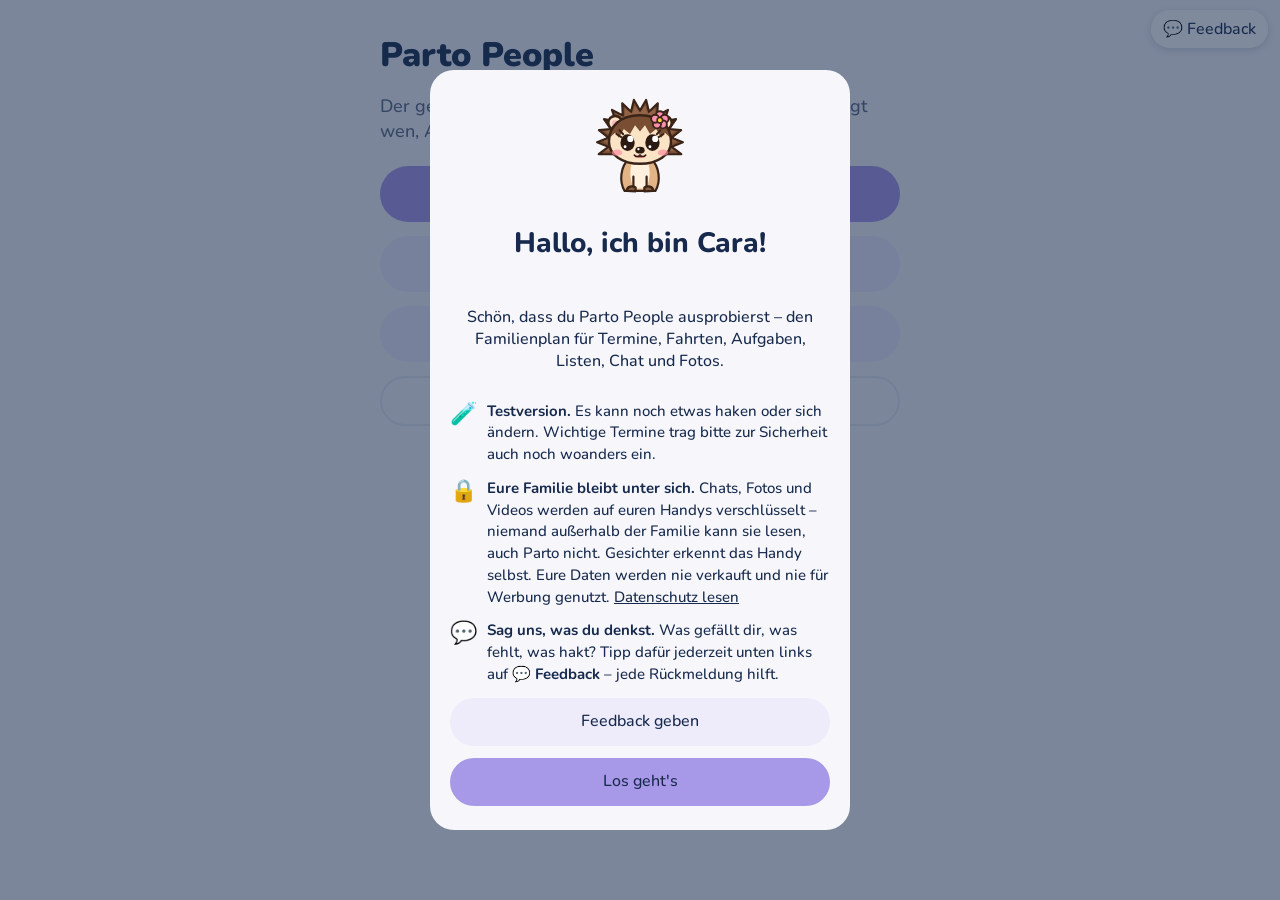
<file: index.html>
<!doctype html>
<html lang="de">
  <head>
    <meta charset="UTF-8" />
    <meta name="viewport" content="width=device-width, initial-scale=1.0, viewport-fit=cover" />
    <title>Parto People</title>
    <meta name="apple-mobile-web-app-title" content="Parto People" />
    <meta name="apple-mobile-web-app-capable" content="yes" />
    <meta name="mobile-web-app-capable" content="yes" />
    <link rel="manifest" href="/manifest.webmanifest" />
    <link rel="icon" href="/favicon-32.png" sizes="32x32" type="image/png" />
    <link rel="apple-touch-icon" href="/apple-touch-icon.png" />
    <meta name="theme-color" content="#172A4D" />
    <!-- The loading sign (src/ui/DiaryLoader.tsx). Kept here so it shows before the script bundle and styles.css arrive. -->
    <style>
      .diary-loader { display: flex; flex-direction: column; align-items: center; gap: 10px; padding: 12px 0; color: var(--ink-2, #5B6764); font: 500 13.5px/1.4 "Inter Variable", "Inter", "Segoe UI", system-ui, sans-serif; }
      .diary-loader svg { width: 112px; height: auto; overflow: visible; }
      .diary-loader.lg svg { width: 168px; }
      .diary-loader.lg { gap: 14px; font-size: 14.5px; }
      .diary-loader .dl-ink { fill: none; stroke: var(--accent, #3E7052); stroke-width: 1.7; stroke-linecap: round; stroke-linejoin: round; stroke-dasharray: 100 102; stroke-dashoffset: 100; }
      .diary-loader .dl-ink1 { animation: dl-ink1 2.6s linear infinite; }
      .diary-loader .dl-ink2 { animation: dl-ink2 2.6s linear infinite; }
      .diary-loader .dl-pen { animation: dl-pen 2.6s linear infinite; }
      .diary-loader .dl-pen-hand { animation: dl-hand .26s ease-in-out infinite alternate; }
      .diary-loader .dl-nib { fill: var(--ink, #101917); }
      .diary-loader .dl-barrel { fill: var(--ink, #101917); }
      .diary-loader .dl-band { fill: #679B7A; }
      @keyframes dl-ink1 { 0% { stroke-dashoffset: 100; opacity: 1; } 40% { stroke-dashoffset: 0; } 88% { opacity: 1; } 97%, 100% { stroke-dashoffset: 0; opacity: 0; } }
      @keyframes dl-ink2 { 0%, 47% { stroke-dashoffset: 100; opacity: 1; } 80% { stroke-dashoffset: 0; } 88% { opacity: 1; } 97%, 100% { stroke-dashoffset: 0; opacity: 0; } }
      @keyframes dl-pen {
        0% { transform: translate(28px, 28px); } 40% { transform: translate(96px, 27px); }
        43% { transform: translate(62px, 22px); } 47% { transform: translate(28px, 44px); }
        80% { transform: translate(71px, 44px); } 88% { transform: translate(84px, 34px); }
        100% { transform: translate(28px, 28px); }
      }
      @keyframes dl-hand { from { transform: translateY(-1.2px); } to { transform: translateY(1.2px); } }
      @media (prefers-reduced-motion: reduce) {
        .diary-loader .dl-ink1, .diary-loader .dl-ink2, .diary-loader .dl-pen-hand { animation: none; stroke-dashoffset: 0; }
        .diary-loader .dl-pen { animation: none; transform: translate(71px, 44px); }
        .diary-loader svg { animation: dl-breathe 1.6s ease-in-out infinite alternate; }
        @keyframes dl-breathe { from { opacity: .45; } to { opacity: 1; } }
      }
      #root > .boot { min-height: 100vh; display: grid; place-items: center; background: #F4F6F5; }
      @media (prefers-color-scheme: dark) { #root > .boot { background: #0D1312; } #root > .boot .dl-ink { stroke: #8DBF9E; } #root > .boot .dl-nib, #root > .boot .dl-barrel { fill: #E8EFED; } }
    </style>
    <script type="module" crossorigin src="/assets/index-DzdiVqUS.js"></script>
    <link rel="stylesheet" crossorigin href="/assets/index-DObPyNX_.css">
  </head>
  <body>
    <!-- Static copy of <DiaryLoader size="lg" /> while the scripts load; React replaces it. -->
    <div id="root"></div>
  </body>
</html>
</file>
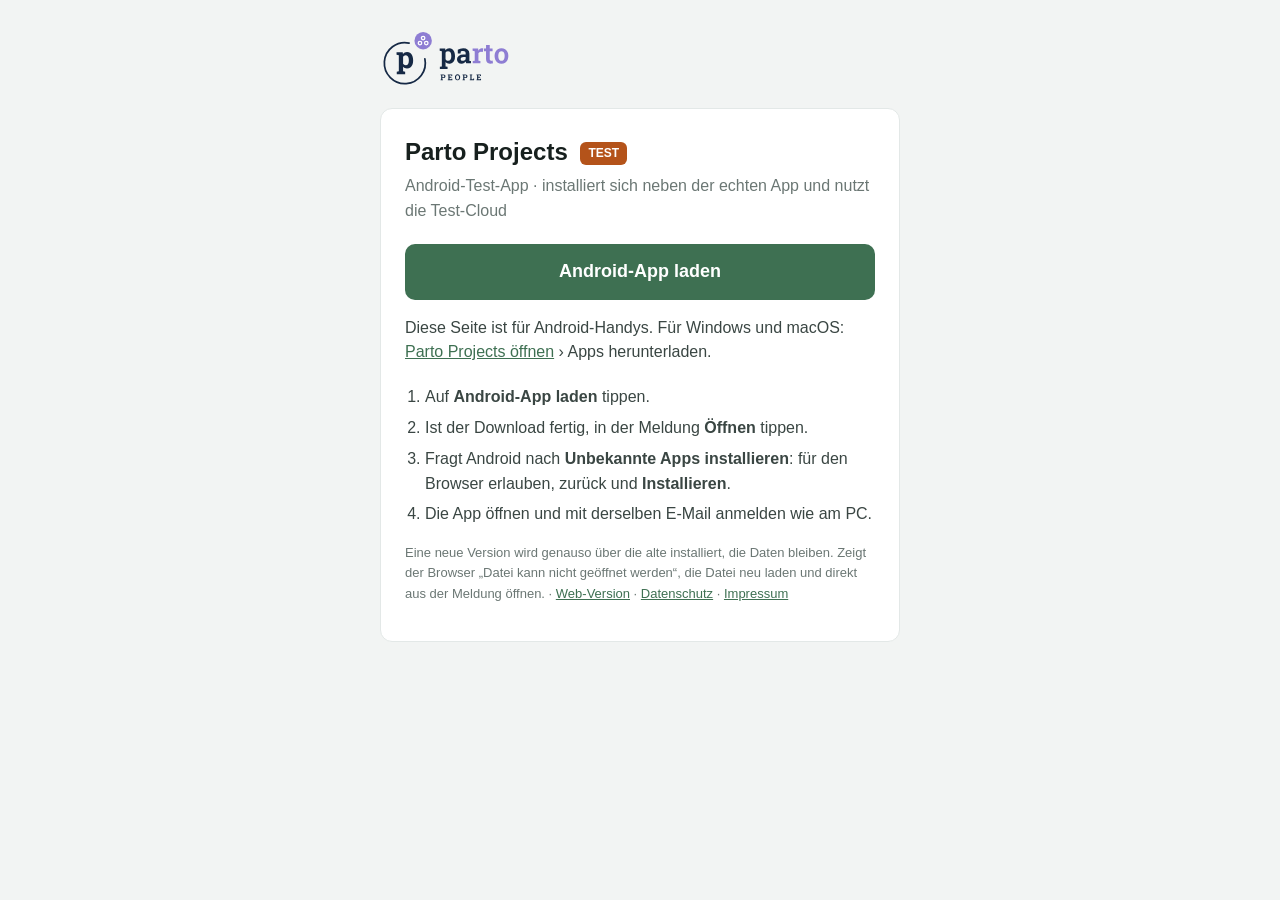
<file: android.html>
<!doctype html>
<html lang="de">
<head>
<meta charset="utf-8">
<meta name="viewport" content="width=device-width,initial-scale=1">
<title>Android-App – Parto Projects</title>
<link rel="icon" href="favicon.svg">
<!-- Short link for phones (projects.parto.at/android.html, test-projects.parto.at/android.html): the web app's own download
     block offers several installers; this page only offers the APK that fits the host (test or production). -->
<style>
  :root { --ink: #17201E; --text: #3A4643; --muted: #6B7774; --line: #E3E8E7; --accent: #3E7052; --page: #F2F4F3; --card: #fff; }
  @media (prefers-color-scheme: dark) { :root { --ink: #EEF2F1; --text: #C9D2D0; --muted: #93A09D; --line: #2A3331; --accent: #8DBF9E; --page: #111716; --card: #182120; } }
  body { margin: 0; background: var(--page); color: var(--text); font: 16px/1.55 Inter, -apple-system, 'Segoe UI', Roboto, sans-serif; }
  main { max-width: 520px; margin: 0 auto; padding: 32px 16px 64px; }
  .card { background: var(--card); border: 1px solid var(--line); border-radius: 12px; padding: 24px; }
  h1 { color: var(--ink); font-size: 24px; margin: 0 0 4px; } .sub { color: var(--muted); margin: 0 0 20px; }
  .btn { display: block; text-align: center; background: var(--accent); color: #fff; text-decoration: none; font-weight: 600;
         font-size: 18px; padding: 14px 16px; border-radius: 10px; }
  .test { display: none; background: #B4531A; color: #fff; font-size: 12px; font-weight: 700; padding: 2px 8px; border-radius: 6px; margin-left: 6px; vertical-align: middle; }
  ol { padding-left: 20px; margin: 20px 0 0; } li { margin: 6px 0; } a { color: var(--accent); }
  .foot { color: var(--muted); font-size: 13px; margin-top: 16px; } .other { display: none; }
  .brand { display: block; margin: 0 0 20px; } .brand img { height: 56px; width: auto; display: block; }
</style>
</head>
<body><main>
<a class="brand" href="./"><picture><source srcset="logo-dark.svg" media="(prefers-color-scheme: dark)"><img src="logo.svg" alt="Parto Projects" height="56"></picture></a>
<div class="card">
  <h1>Parto Projects <span class="test" id="test">TEST</span></h1>
  <p class="sub" id="sub">Android-App · Zeiterfassung am Handy</p>
  <a class="btn" id="dl" href="https://github.com/LetzManuel/professional-diary-releases/releases/download/android/PartoProjects.apk">Android-App laden</a>
  <p class="other" id="other">Diese Seite ist für Android-Handys. Für Windows und macOS: <a href="./">Parto Projects öffnen</a> › Apps herunterladen.</p>
  <ol>
    <li>Auf <b>Android-App laden</b> tippen.</li>
    <li>Ist der Download fertig, in der Meldung <b>Öffnen</b> tippen.</li>
    <li>Fragt Android nach <b>Unbekannte Apps installieren</b>: für den Browser erlauben, zurück und <b>Installieren</b>.</li>
    <li>Die App öffnen und mit derselben E-Mail anmelden wie am PC.</li>
  </ol>
  <p class="foot">Eine neue Version wird genauso über die alte installiert, die Daten bleiben. Zeigt der Browser „Datei kann nicht geöffnet werden“, die Datei neu laden und direkt aus der Meldung öffnen. ·
    <a href="./">Web-Version</a> · <a href="privacy.html">Datenschutz</a> · <a href="impressum.html">Impressum</a></p>
</div>
</main>
<script>
  // Same page in both web builds: the test site hands out the test app (installs next to the real one, test cloud).
  if (/^test-|localhost|127\.0\.0\.1/.test(location.hostname)) {
    document.getElementById('dl').href = 'https://github.com/LetzManuel/professional-diary-test/releases/download/android/PartoTest.apk';
    document.getElementById('test').style.display = 'inline-block';
    document.getElementById('sub').textContent = 'Android-Test-App · installiert sich neben der echten App und nutzt die Test-Cloud';
    document.title = 'Android-Test-App – Parto Projects';
  }
  if (!/Android/i.test(navigator.userAgent)) document.getElementById('other').style.display = 'block';
</script>
</body>
</html>
</file>
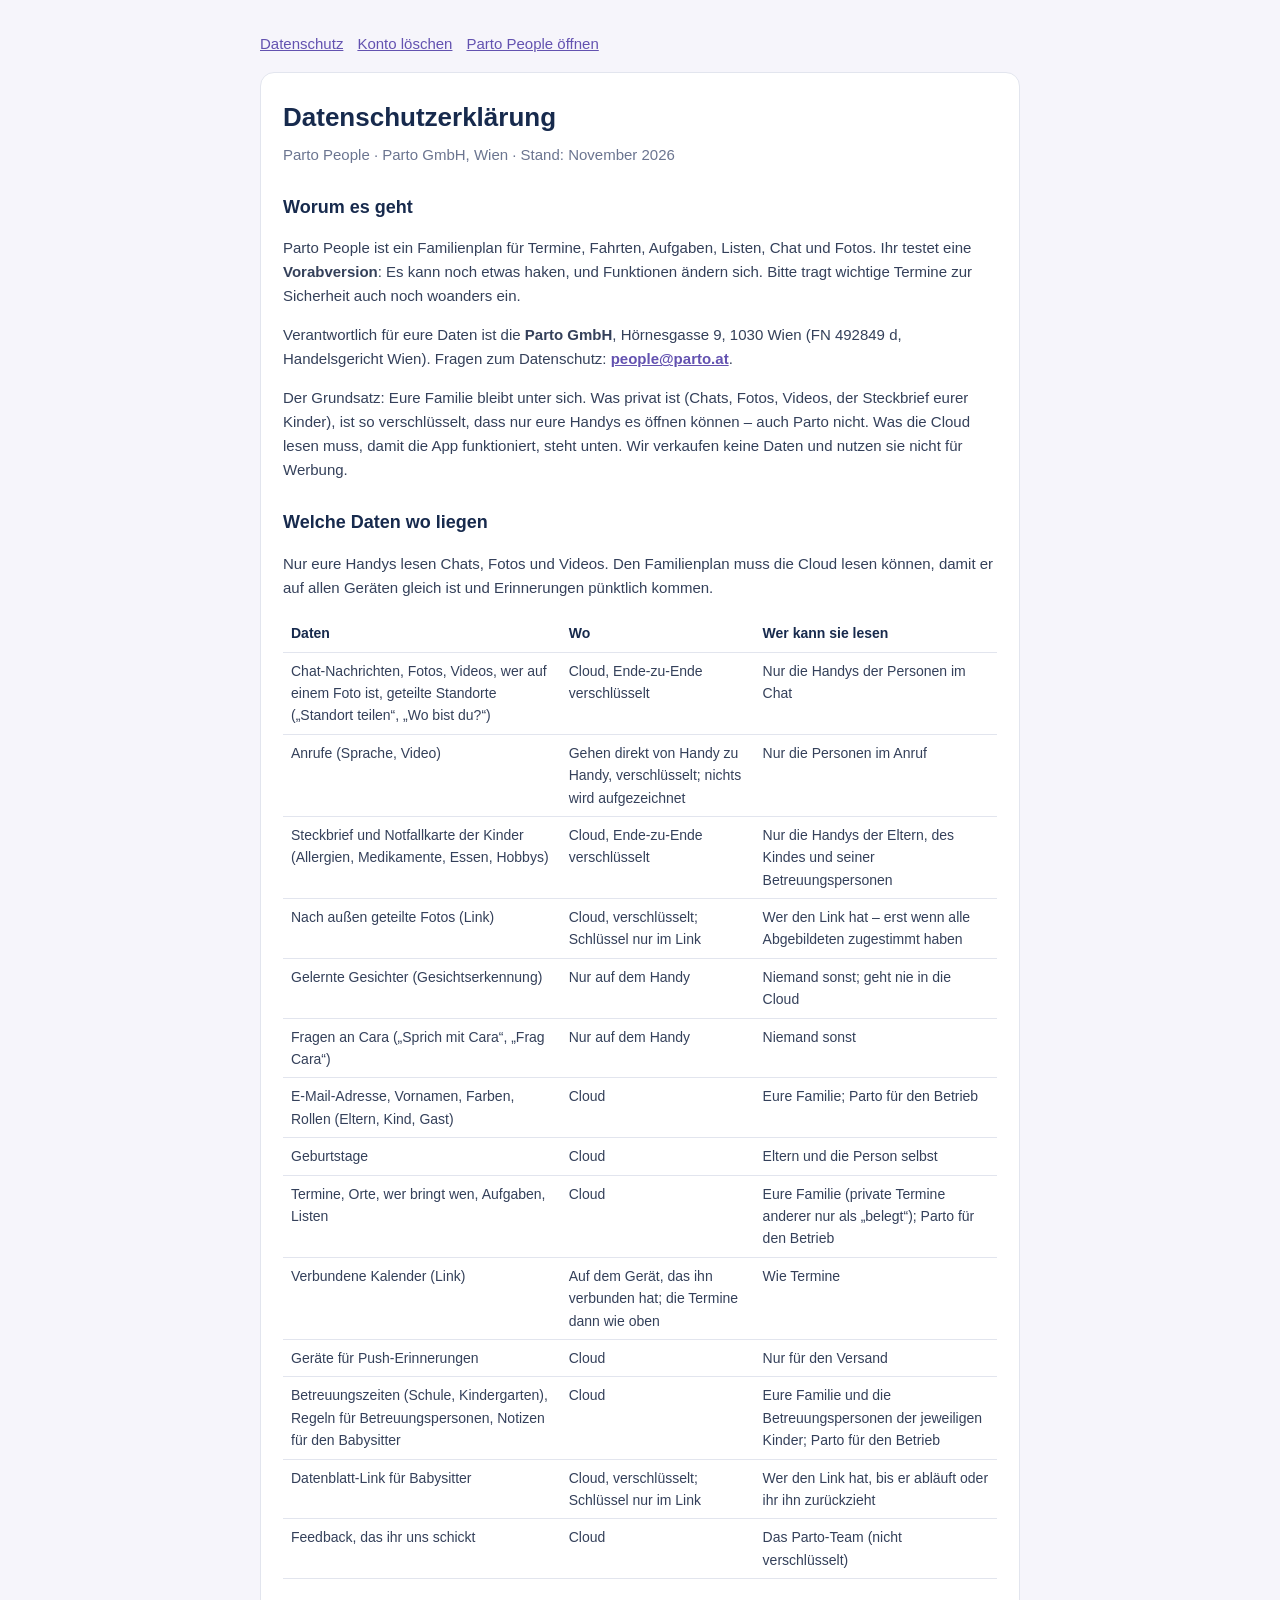
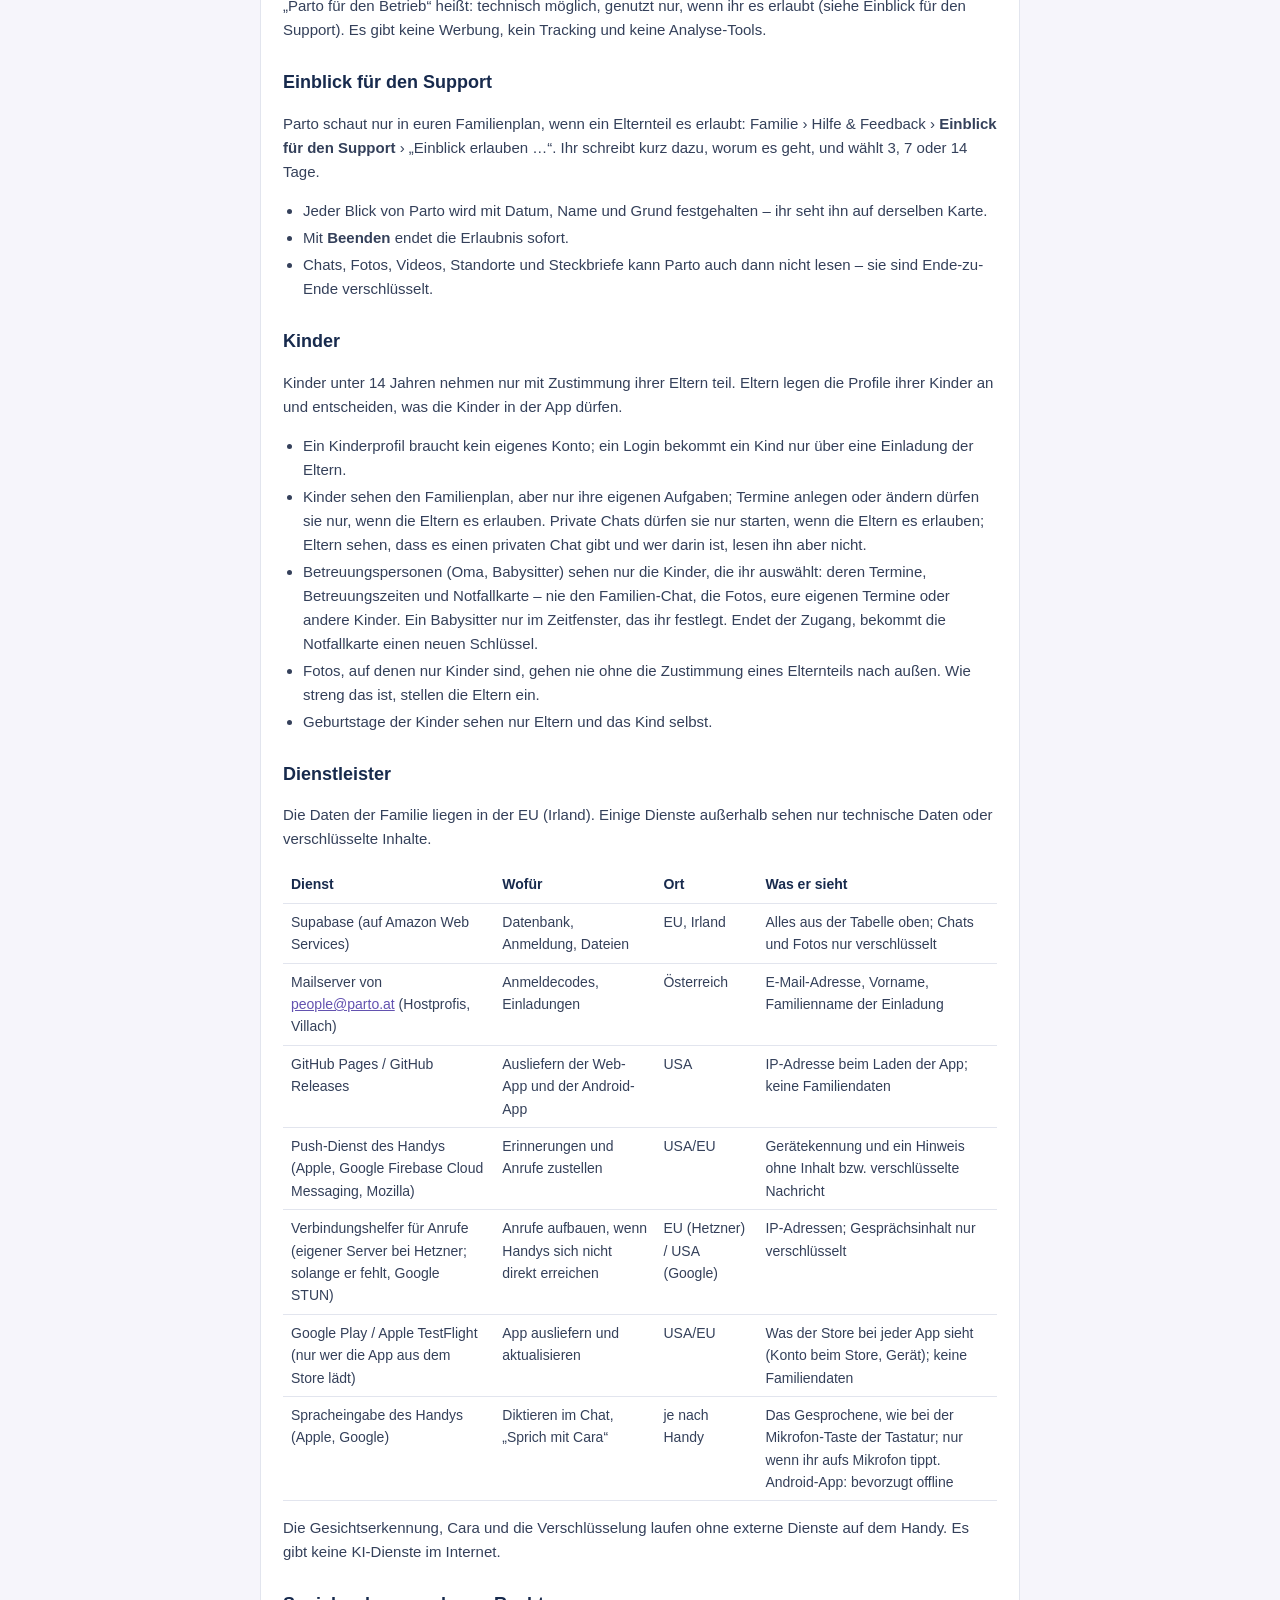
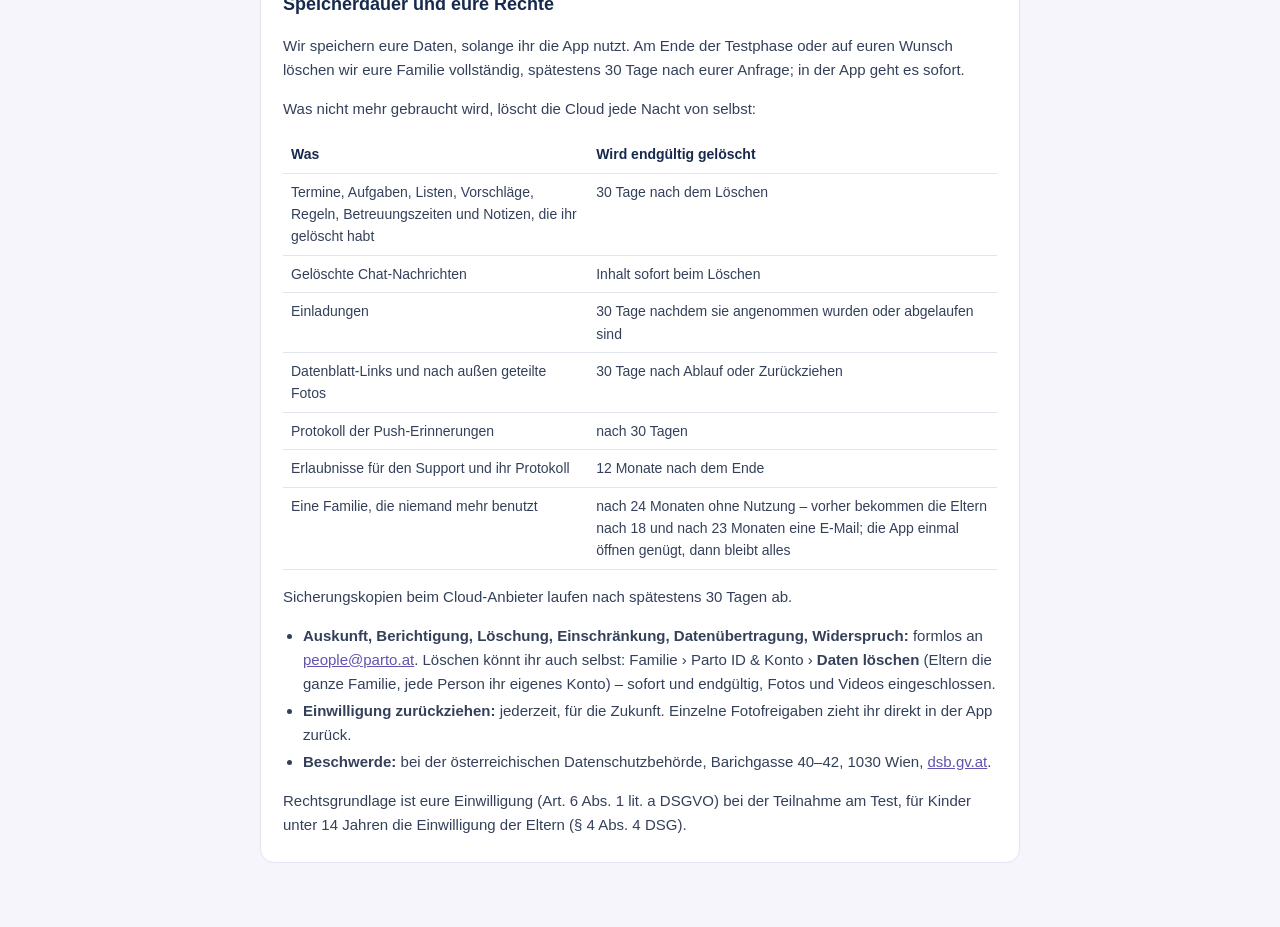
<file: datenschutz.html>
<!doctype html>
<!-- GENERATED from the app's Markdown by src/core/people/legalPage.ts – change the Markdown, then
     WRITE_PEOPLE_PAGES=1 npx vitest run legalPage -->
<html lang="de">
<head>
<meta charset="utf-8">
<meta name="viewport" content="width=device-width,initial-scale=1">
<title>Datenschutzerklärung – Parto People</title>
<link rel="icon" href="favicon-32.png">
<style>
  /* Parto private line (Manuel, 26 Nov 2026): navy, People violet, Nunito where installed. */
  :root { --ink: #172A4D; --text: #34405A; --muted: #6B7590; --line: #E2E5EE; --accent: #6352B0; --page: #F6F5FB; --card: #fff; }
  @media (prefers-color-scheme: dark) { :root { --ink: #F2F4FA; --text: #C9D1E3; --muted: #9AA4BD; --line: #2A3A5E; --accent: #B3A6EC; --page: #172A4D; --card: #1E3460; } }
  body { margin: 0; background: var(--page); color: var(--text); font: 15px/1.6 Nunito, -apple-system, 'Segoe UI', Roboto, sans-serif; }
  main { max-width: 760px; margin: 0 auto; padding: 32px 16px 64px; }
  .card { background: var(--card); border: 1px solid var(--line); border-radius: 14px; padding: 24px 22px 10px; }
  h1 { color: var(--ink); font-size: 26px; margin: 0 0 4px; } h2 { color: var(--ink); font-size: 18px; margin: 26px 0 6px; }
  .sub { color: var(--muted); margin: 0 0 8px; } a { color: var(--accent); } nav { margin: 0 0 16px; } nav a { margin-right: 14px; }
  ul, ol { padding-left: 20px; } li { margin: 3px 0; }
  .tw { overflow-x: auto; margin: 8px 0 12px; } table { border-collapse: collapse; width: 100%; font-size: 14px; }
  th, td { text-align: left; vertical-align: top; padding: 7px 8px; border-bottom: 1px solid var(--line); } th { color: var(--ink); }
  .note { border-left: 3px solid var(--accent); padding: 2px 12px; margin: 10px 0; }
</style>
</head>
<body><main>
<nav><a href="datenschutz.html">Datenschutz</a><a href="konto-loeschen.html">Konto löschen</a><a href="./">Parto People öffnen</a></nav>
<div class="card">
<h1>Datenschutzerklärung</h1>
<p class="sub">Parto People · Parto GmbH, Wien · Stand: November 2026</p>
<h2 id="worum">Worum es geht</h2>
<p>Parto People ist ein Familienplan für Termine, Fahrten, Aufgaben, Listen, Chat und Fotos. Ihr testet eine <b>Vorabversion</b>: Es kann noch etwas haken, und Funktionen ändern sich. Bitte tragt wichtige Termine zur Sicherheit auch noch woanders ein.</p>
<p>Verantwortlich für eure Daten ist die <b>Parto GmbH</b>, Hörnesgasse 9, 1030 Wien (FN 492849 d, Handelsgericht Wien). Fragen zum Datenschutz: <b><a href="mailto:people@parto.at">people@parto.at</a></b>.</p>
<p>Der Grundsatz: Eure Familie bleibt unter sich. Was privat ist (Chats, Fotos, Videos, der Steckbrief eurer Kinder), ist so verschlüsselt, dass nur eure Handys es öffnen können – auch Parto nicht. Was die Cloud lesen muss, damit die App funktioniert, steht unten. Wir verkaufen keine Daten und nutzen sie nicht für Werbung.</p>
<h2 id="daten">Welche Daten wo liegen</h2>
<p>Nur eure Handys lesen Chats, Fotos und Videos. Den Familienplan muss die Cloud lesen können, damit er auf allen Geräten gleich ist und Erinnerungen pünktlich kommen.</p>
<div class="tw"><table><thead><tr><th>Daten</th><th>Wo</th><th>Wer kann sie lesen</th></tr></thead><tbody><tr><td>Chat-Nachrichten, Fotos, Videos, wer auf einem Foto ist, geteilte Standorte („Standort teilen“, „Wo bist du?“)</td><td>Cloud, Ende-zu-Ende verschlüsselt</td><td>Nur die Handys der Personen im Chat</td></tr><tr><td>Anrufe (Sprache, Video)</td><td>Gehen direkt von Handy zu Handy, verschlüsselt; nichts wird aufgezeichnet</td><td>Nur die Personen im Anruf</td></tr><tr><td>Steckbrief und Notfallkarte der Kinder (Allergien, Medikamente, Essen, Hobbys)</td><td>Cloud, Ende-zu-Ende verschlüsselt</td><td>Nur die Handys der Eltern, des Kindes und seiner Betreuungspersonen</td></tr><tr><td>Nach außen geteilte Fotos (Link)</td><td>Cloud, verschlüsselt; Schlüssel nur im Link</td><td>Wer den Link hat – erst wenn alle Abgebildeten zugestimmt haben</td></tr><tr><td>Gelernte Gesichter (Gesichtserkennung)</td><td>Nur auf dem Handy</td><td>Niemand sonst; geht nie in die Cloud</td></tr><tr><td>Fragen an Cara („Sprich mit Cara“, „Frag Cara“)</td><td>Nur auf dem Handy</td><td>Niemand sonst</td></tr><tr><td>E-Mail-Adresse, Vornamen, Farben, Rollen (Eltern, Kind, Gast)</td><td>Cloud</td><td>Eure Familie; Parto für den Betrieb</td></tr><tr><td>Geburtstage</td><td>Cloud</td><td>Eltern und die Person selbst</td></tr><tr><td>Termine, Orte, wer bringt wen, Aufgaben, Listen</td><td>Cloud</td><td>Eure Familie (private Termine anderer nur als „belegt“); Parto für den Betrieb</td></tr><tr><td>Verbundene Kalender (Link)</td><td>Auf dem Gerät, das ihn verbunden hat; die Termine dann wie oben</td><td>Wie Termine</td></tr><tr><td>Geräte für Push-Erinnerungen</td><td>Cloud</td><td>Nur für den Versand</td></tr><tr><td>Betreuungszeiten (Schule, Kindergarten), Regeln für Betreuungspersonen, Notizen für den Babysitter</td><td>Cloud</td><td>Eure Familie und die Betreuungspersonen der jeweiligen Kinder; Parto für den Betrieb</td></tr><tr><td>Datenblatt-Link für Babysitter</td><td>Cloud, verschlüsselt; Schlüssel nur im Link</td><td>Wer den Link hat, bis er abläuft oder ihr ihn zurückzieht</td></tr><tr><td>Feedback, das ihr uns schickt</td><td>Cloud</td><td>Das Parto-Team (nicht verschlüsselt)</td></tr></tbody></table></div>
<p>„Parto für den Betrieb“ heißt: technisch möglich, genutzt nur, wenn ihr es erlaubt (siehe Einblick für den Support). Es gibt keine Werbung, kein Tracking und keine Analyse-Tools.</p>
<h2 id="support">Einblick für den Support</h2>
<p>Parto schaut nur in euren Familienplan, wenn ein Elternteil es erlaubt: Familie › Hilfe &amp; Feedback › <b>Einblick für den Support</b> › „Einblick erlauben …“. Ihr schreibt kurz dazu, worum es geht, und wählt 3, 7 oder 14 Tage.</p>
<ul><li>Jeder Blick von Parto wird mit Datum, Name und Grund festgehalten – ihr seht ihn auf derselben Karte.</li><li>Mit <b>Beenden</b> endet die Erlaubnis sofort.</li><li>Chats, Fotos, Videos, Standorte und Steckbriefe kann Parto auch dann nicht lesen – sie sind Ende-zu-Ende verschlüsselt.</li></ul>
<h2 id="kinder">Kinder</h2>
<p>Kinder unter 14 Jahren nehmen nur mit Zustimmung ihrer Eltern teil. Eltern legen die Profile ihrer Kinder an und entscheiden, was die Kinder in der App dürfen.</p>
<ul><li>Ein Kinderprofil braucht kein eigenes Konto; ein Login bekommt ein Kind nur über eine Einladung der Eltern.</li><li>Kinder sehen den Familienplan, aber nur ihre eigenen Aufgaben; Termine anlegen oder ändern dürfen sie nur, wenn die Eltern es erlauben. Private Chats dürfen sie nur starten, wenn die Eltern es erlauben; Eltern sehen, dass es einen privaten Chat gibt und wer darin ist, lesen ihn aber nicht.</li><li>Betreuungspersonen (Oma, Babysitter) sehen nur die Kinder, die ihr auswählt: deren Termine, Betreuungszeiten und Notfallkarte – nie den Familien-Chat, die Fotos, eure eigenen Termine oder andere Kinder. Ein Babysitter nur im Zeitfenster, das ihr festlegt. Endet der Zugang, bekommt die Notfallkarte einen neuen Schlüssel.</li><li>Fotos, auf denen nur Kinder sind, gehen nie ohne die Zustimmung eines Elternteils nach außen. Wie streng das ist, stellen die Eltern ein.</li><li>Geburtstage der Kinder sehen nur Eltern und das Kind selbst.</li></ul>
<h2 id="dienstleister">Dienstleister</h2>
<p>Die Daten der Familie liegen in der EU (Irland). Einige Dienste außerhalb sehen nur technische Daten oder verschlüsselte Inhalte.</p>
<div class="tw"><table><thead><tr><th>Dienst</th><th>Wofür</th><th>Ort</th><th>Was er sieht</th></tr></thead><tbody><tr><td>Supabase (auf Amazon Web Services)</td><td>Datenbank, Anmeldung, Dateien</td><td>EU, Irland</td><td>Alles aus der Tabelle oben; Chats und Fotos nur verschlüsselt</td></tr><tr><td>Mailserver von <a href="mailto:people@parto.at">people@parto.at</a> (Hostprofis, Villach)</td><td>Anmeldecodes, Einladungen</td><td>Österreich</td><td>E-Mail-Adresse, Vorname, Familienname der Einladung</td></tr><tr><td>GitHub Pages / GitHub Releases</td><td>Ausliefern der Web-App und der Android-App</td><td>USA</td><td>IP-Adresse beim Laden der App; keine Familiendaten</td></tr><tr><td>Push-Dienst des Handys (Apple, Google Firebase Cloud Messaging, Mozilla)</td><td>Erinnerungen und Anrufe zustellen</td><td>USA/EU</td><td>Gerätekennung und ein Hinweis ohne Inhalt bzw. verschlüsselte Nachricht</td></tr><tr><td>Verbindungshelfer für Anrufe (eigener Server bei Hetzner; solange er fehlt, Google STUN)</td><td>Anrufe aufbauen, wenn Handys sich nicht direkt erreichen</td><td>EU (Hetzner) / USA (Google)</td><td>IP-Adressen; Gesprächsinhalt nur verschlüsselt</td></tr><tr><td>Google Play / Apple TestFlight (nur wer die App aus dem Store lädt)</td><td>App ausliefern und aktualisieren</td><td>USA/EU</td><td>Was der Store bei jeder App sieht (Konto beim Store, Gerät); keine Familiendaten</td></tr><tr><td>Spracheingabe des Handys (Apple, Google)</td><td>Diktieren im Chat, „Sprich mit Cara“</td><td>je nach Handy</td><td>Das Gesprochene, wie bei der Mikrofon-Taste der Tastatur; nur wenn ihr aufs Mikrofon tippt. Android-App: bevorzugt offline</td></tr></tbody></table></div>
<p>Die Gesichtserkennung, Cara und die Verschlüsselung laufen ohne externe Dienste auf dem Handy. Es gibt keine KI-Dienste im Internet.</p>
<h2 id="rechte">Speicherdauer und eure Rechte</h2>
<p>Wir speichern eure Daten, solange ihr die App nutzt. Am Ende der Testphase oder auf euren Wunsch löschen wir eure Familie vollständig, spätestens 30 Tage nach eurer Anfrage; in der App geht es sofort.</p>
<p>Was nicht mehr gebraucht wird, löscht die Cloud jede Nacht von selbst:</p>
<div class="tw"><table><thead><tr><th>Was</th><th>Wird endgültig gelöscht</th></tr></thead><tbody><tr><td>Termine, Aufgaben, Listen, Vorschläge, Regeln, Betreuungszeiten und Notizen, die ihr gelöscht habt</td><td>30 Tage nach dem Löschen</td></tr><tr><td>Gelöschte Chat-Nachrichten</td><td>Inhalt sofort beim Löschen</td></tr><tr><td>Einladungen</td><td>30 Tage nachdem sie angenommen wurden oder abgelaufen sind</td></tr><tr><td>Datenblatt-Links und nach außen geteilte Fotos</td><td>30 Tage nach Ablauf oder Zurückziehen</td></tr><tr><td>Protokoll der Push-Erinnerungen</td><td>nach 30 Tagen</td></tr><tr><td>Erlaubnisse für den Support und ihr Protokoll</td><td>12 Monate nach dem Ende</td></tr><tr><td>Eine Familie, die niemand mehr benutzt</td><td>nach 24 Monaten ohne Nutzung – vorher bekommen die Eltern nach 18 und nach 23 Monaten eine E-Mail; die App einmal öffnen genügt, dann bleibt alles</td></tr></tbody></table></div>
<p>Sicherungskopien beim Cloud-Anbieter laufen nach spätestens 30 Tagen ab.</p>
<ul><li><b>Auskunft, Berichtigung, Löschung, Einschränkung, Datenübertragung, Widerspruch:</b> formlos an <a href="mailto:people@parto.at">people@parto.at</a>. Löschen könnt ihr auch selbst: Familie › Parto ID &amp; Konto › <b>Daten löschen</b> (Eltern die ganze Familie, jede Person ihr eigenes Konto) – sofort und endgültig, Fotos und Videos eingeschlossen.</li><li><b>Einwilligung zurückziehen:</b> jederzeit, für die Zukunft. Einzelne Fotofreigaben zieht ihr direkt in der App zurück.</li><li><b>Beschwerde:</b> bei der österreichischen Datenschutzbehörde, Barichgasse 40–42, 1030 Wien, <a href="https://www.dsb.gv.at">dsb.gv.at</a>.</li></ul>
<p>Rechtsgrundlage ist eure Einwilligung (Art. 6 Abs. 1 lit. a DSGVO) bei der Teilnahme am Test, für Kinder unter 14 Jahren die Einwilligung der Eltern (§ 4 Abs. 4 DSG).</p>
</div>
</main></body>
</html>
</file>
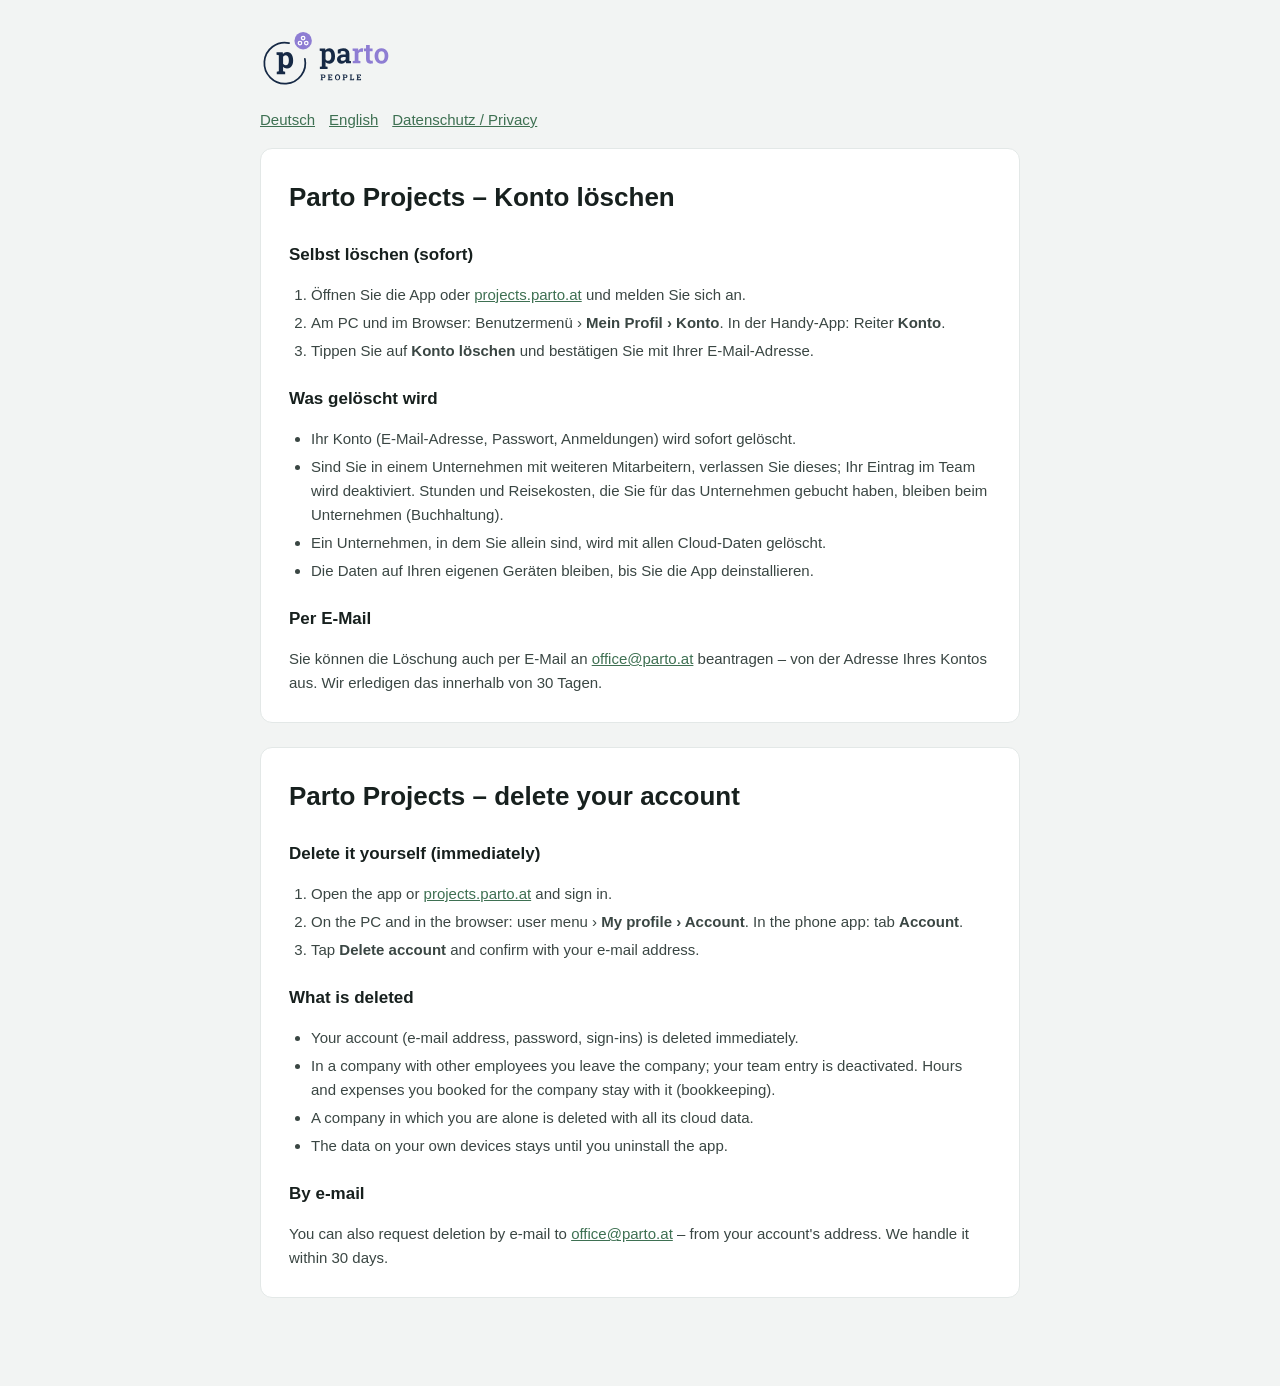
<file: delete-account.html>
<!doctype html>
<html lang="de">
<head>
<meta charset="utf-8">
<meta name="viewport" content="width=device-width,initial-scale=1">
<title>Konto löschen – Parto Projects</title>
<link rel="icon" href="favicon.svg">
<style>
  :root { --ink: #17201E; --text: #3A4643; --muted: #6B7774; --line: #E3E8E7; --accent: #3E7052; --page: #F2F4F3; --card: #fff; }
  @media (prefers-color-scheme: dark) { :root { --ink: #EEF2F1; --text: #C9D2D0; --muted: #93A09D; --line: #2A3331; --accent: #8DBF9E; --page: #111716; --card: #182120; } }
  body { margin: 0; background: var(--page); color: var(--text); font: 15px/1.6 Inter, -apple-system, 'Segoe UI', Roboto, sans-serif; }
  main { max-width: 760px; margin: 0 auto; padding: 32px 16px 64px; }
  .card { background: var(--card); border: 1px solid var(--line); border-radius: 12px; padding: 28px 28px 12px; margin-bottom: 24px; }
  h1 { color: var(--ink); font-size: 26px; margin: 0 0 12px; } h2 { color: var(--ink); font-size: 17px; margin: 22px 0 6px; }
  a { color: var(--accent); } nav { margin-bottom: 16px; } nav a { margin-right: 14px; } ol, ul { padding-left: 22px; } li { margin: 4px 0; }
  .brand { display: block; margin: 0 0 20px; } .brand img { height: 56px; width: auto; display: block; }
</style>
</head>
<body><main>
<a class="brand" href="./"><picture><source srcset="logo-dark.svg" media="(prefers-color-scheme: dark)"><img src="logo.svg" alt="Parto Projects" height="56"></picture></a>
<nav><a href="#de">Deutsch</a><a href="#en">English</a><a href="privacy.html">Datenschutz / Privacy</a></nav>

<div class="card" id="de">
<h1>Parto Projects – Konto löschen</h1>
<h2>Selbst löschen (sofort)</h2>
<ol>
  <li>Öffnen Sie die App oder <a href="./">projects.parto.at</a> und melden Sie sich an.</li>
  <li>Am PC und im Browser: Benutzermenü › <b>Mein Profil › Konto</b>. In der Handy-App: Reiter <b>Konto</b>.</li>
  <li>Tippen Sie auf <b>Konto löschen</b> und bestätigen Sie mit Ihrer E-Mail-Adresse.</li>
</ol>
<h2>Was gelöscht wird</h2>
<ul>
  <li>Ihr Konto (E-Mail-Adresse, Passwort, Anmeldungen) wird sofort gelöscht.</li>
  <li>Sind Sie in einem Unternehmen mit weiteren Mitarbeitern, verlassen Sie dieses; Ihr Eintrag im Team wird deaktiviert. Stunden und Reisekosten, die Sie für das Unternehmen gebucht haben, bleiben beim Unternehmen (Buchhaltung).</li>
  <li>Ein Unternehmen, in dem Sie allein sind, wird mit allen Cloud-Daten gelöscht.</li>
  <li>Die Daten auf Ihren eigenen Geräten bleiben, bis Sie die App deinstallieren.</li>
</ul>
<h2>Per E-Mail</h2>
<p>Sie können die Löschung auch per E-Mail an <a href="mailto:office@parto.at">office@parto.at</a> beantragen – von der Adresse Ihres Kontos aus. Wir erledigen das innerhalb von 30 Tagen.</p>
</div>

<div class="card" id="en">
<h1>Parto Projects – delete your account</h1>
<h2>Delete it yourself (immediately)</h2>
<ol>
  <li>Open the app or <a href="./">projects.parto.at</a> and sign in.</li>
  <li>On the PC and in the browser: user menu › <b>My profile › Account</b>. In the phone app: tab <b>Account</b>.</li>
  <li>Tap <b>Delete account</b> and confirm with your e-mail address.</li>
</ol>
<h2>What is deleted</h2>
<ul>
  <li>Your account (e-mail address, password, sign-ins) is deleted immediately.</li>
  <li>In a company with other employees you leave the company; your team entry is deactivated. Hours and expenses you booked for the company stay with it (bookkeeping).</li>
  <li>A company in which you are alone is deleted with all its cloud data.</li>
  <li>The data on your own devices stays until you uninstall the app.</li>
</ul>
<h2>By e-mail</h2>
<p>You can also request deletion by e-mail to <a href="mailto:office@parto.at">office@parto.at</a> – from your account's address. We handle it within 30 days.</p>
</div>
</main></body>
</html>
</file>
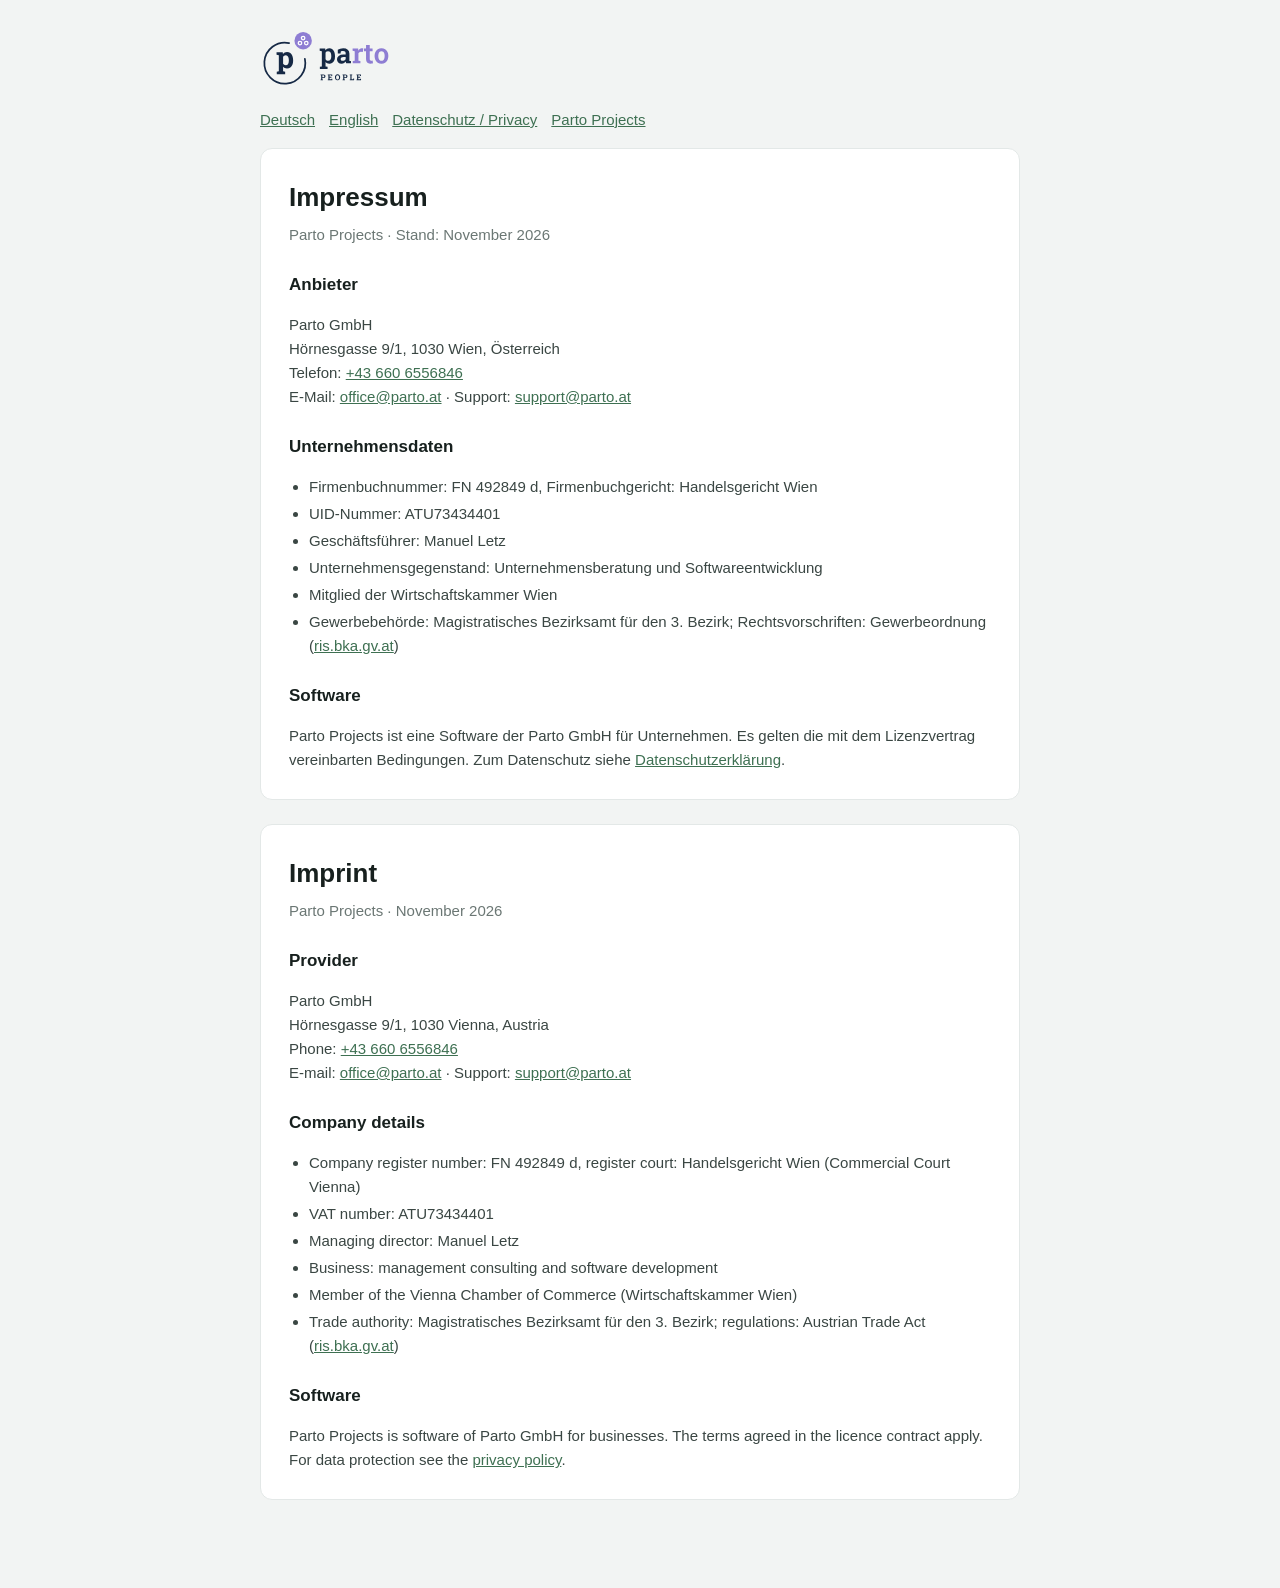
<file: impressum.html>
<!doctype html>
<html lang="de">
<head>
<meta charset="utf-8">
<meta name="viewport" content="width=device-width,initial-scale=1">
<title>Impressum – Parto Projects</title>
<link rel="icon" href="favicon.svg">
<style>
  :root { --ink: #17201E; --text: #3A4643; --muted: #6B7774; --line: #E3E8E7; --accent: #3E7052; --page: #F2F4F3; --card: #fff; }
  @media (prefers-color-scheme: dark) { :root { --ink: #EEF2F1; --text: #C9D2D0; --muted: #93A09D; --line: #2A3331; --accent: #8DBF9E; --page: #111716; --card: #182120; } }
  body { margin: 0; background: var(--page); color: var(--text); font: 15px/1.6 Inter, -apple-system, 'Segoe UI', Roboto, sans-serif; }
  main { max-width: 760px; margin: 0 auto; padding: 32px 16px 64px; }
  .card { background: var(--card); border: 1px solid var(--line); border-radius: 12px; padding: 28px 28px 12px; margin-bottom: 24px; }
  h1 { color: var(--ink); font-size: 26px; margin: 0 0 4px; } h2 { color: var(--ink); font-size: 17px; margin: 24px 0 6px; }
  .sub { color: var(--muted); margin: 0 0 8px; } a { color: var(--accent); } nav { margin-bottom: 16px; } nav a { margin-right: 14px; }
  ul { padding-left: 20px; } li { margin: 3px 0; }
  .brand { display: block; margin: 0 0 20px; } .brand img { height: 56px; width: auto; display: block; }
</style>
</head>
<body><main>
<a class="brand" href="./"><picture><source srcset="logo-dark.svg" media="(prefers-color-scheme: dark)"><img src="logo.svg" alt="Parto Projects" height="56"></picture></a>
<nav><a href="#de">Deutsch</a><a href="#en">English</a><a href="privacy.html">Datenschutz / Privacy</a><a href="./">Parto Projects</a></nav>

<!-- Information under § 5 ECG, § 14 UGB and § 25 MedienG. Register data as on parto.at/impressum (Manuel, 22 Nov 2026). -->
<div class="card" id="de">
<h1>Impressum</h1>
<p class="sub">Parto Projects · Stand: November 2026</p>
<h2>Anbieter</h2>
<p>Parto GmbH<br>Hörnesgasse 9/1, 1030 Wien, Österreich<br>Telefon: <a href="tel:+436606556846">+43 660 6556846</a><br>E-Mail: <a href="mailto:office@parto.at">office@parto.at</a> · Support: <a href="mailto:support@parto.at">support@parto.at</a></p>
<h2>Unternehmensdaten</h2>
<ul>
  <li>Firmenbuchnummer: FN 492849 d, Firmenbuchgericht: Handelsgericht Wien</li>
  <li>UID-Nummer: ATU73434401</li>
  <li>Geschäftsführer: Manuel Letz</li>
  <li>Unternehmensgegenstand: Unternehmensberatung und Softwareentwicklung</li>
  <li>Mitglied der Wirtschaftskammer Wien</li>
  <li>Gewerbebehörde: Magistratisches Bezirksamt für den 3. Bezirk; Rechtsvorschriften: Gewerbeordnung (<a href="https://www.ris.bka.gv.at" target="_blank" rel="noreferrer">ris.bka.gv.at</a>)</li>
</ul>
<h2>Software</h2>
<p>Parto Projects ist eine Software der Parto GmbH für Unternehmen. Es gelten die mit dem Lizenzvertrag vereinbarten Bedingungen. Zum Datenschutz siehe <a href="privacy.html">Datenschutzerklärung</a>.</p>
</div>

<div class="card" id="en">
<h1>Imprint</h1>
<p class="sub">Parto Projects · November 2026</p>
<h2>Provider</h2>
<p>Parto GmbH<br>Hörnesgasse 9/1, 1030 Vienna, Austria<br>Phone: <a href="tel:+436606556846">+43 660 6556846</a><br>E-mail: <a href="mailto:office@parto.at">office@parto.at</a> · Support: <a href="mailto:support@parto.at">support@parto.at</a></p>
<h2>Company details</h2>
<ul>
  <li>Company register number: FN 492849 d, register court: Handelsgericht Wien (Commercial Court Vienna)</li>
  <li>VAT number: ATU73434401</li>
  <li>Managing director: Manuel Letz</li>
  <li>Business: management consulting and software development</li>
  <li>Member of the Vienna Chamber of Commerce (Wirtschaftskammer Wien)</li>
  <li>Trade authority: Magistratisches Bezirksamt für den 3. Bezirk; regulations: Austrian Trade Act (<a href="https://www.ris.bka.gv.at" target="_blank" rel="noreferrer">ris.bka.gv.at</a>)</li>
</ul>
<h2>Software</h2>
<p>Parto Projects is software of Parto GmbH for businesses. The terms agreed in the licence contract apply. For data protection see the <a href="privacy.html">privacy policy</a>.</p>
</div>
</main></body>
</html>
</file>
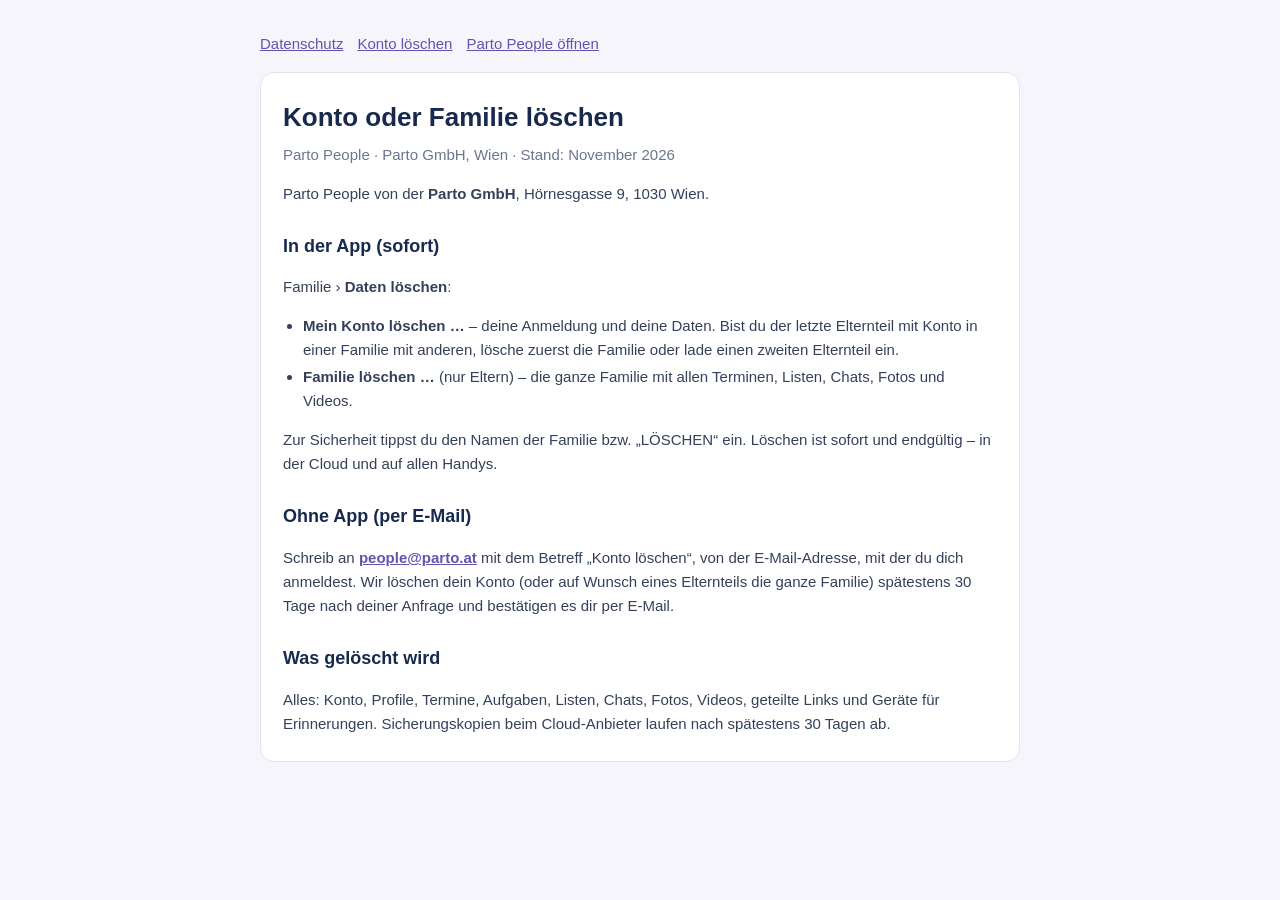
<file: konto-loeschen.html>
<!doctype html>
<!-- GENERATED from the app's Markdown by src/core/people/legalPage.ts – change the Markdown, then
     WRITE_PEOPLE_PAGES=1 npx vitest run legalPage -->
<html lang="de">
<head>
<meta charset="utf-8">
<meta name="viewport" content="width=device-width,initial-scale=1">
<title>Konto oder Familie löschen – Parto People</title>
<link rel="icon" href="favicon-32.png">
<style>
  /* Parto private line (Manuel, 26 Nov 2026): navy, People violet, Nunito where installed. */
  :root { --ink: #172A4D; --text: #34405A; --muted: #6B7590; --line: #E2E5EE; --accent: #6352B0; --page: #F6F5FB; --card: #fff; }
  @media (prefers-color-scheme: dark) { :root { --ink: #F2F4FA; --text: #C9D1E3; --muted: #9AA4BD; --line: #2A3A5E; --accent: #B3A6EC; --page: #172A4D; --card: #1E3460; } }
  body { margin: 0; background: var(--page); color: var(--text); font: 15px/1.6 Nunito, -apple-system, 'Segoe UI', Roboto, sans-serif; }
  main { max-width: 760px; margin: 0 auto; padding: 32px 16px 64px; }
  .card { background: var(--card); border: 1px solid var(--line); border-radius: 14px; padding: 24px 22px 10px; }
  h1 { color: var(--ink); font-size: 26px; margin: 0 0 4px; } h2 { color: var(--ink); font-size: 18px; margin: 26px 0 6px; }
  .sub { color: var(--muted); margin: 0 0 8px; } a { color: var(--accent); } nav { margin: 0 0 16px; } nav a { margin-right: 14px; }
  ul, ol { padding-left: 20px; } li { margin: 3px 0; }
  .tw { overflow-x: auto; margin: 8px 0 12px; } table { border-collapse: collapse; width: 100%; font-size: 14px; }
  th, td { text-align: left; vertical-align: top; padding: 7px 8px; border-bottom: 1px solid var(--line); } th { color: var(--ink); }
  .note { border-left: 3px solid var(--accent); padding: 2px 12px; margin: 10px 0; }
</style>
</head>
<body><main>
<nav><a href="datenschutz.html">Datenschutz</a><a href="konto-loeschen.html">Konto löschen</a><a href="./">Parto People öffnen</a></nav>
<div class="card">
<h1>Konto oder Familie löschen</h1>
<p class="sub">Parto People · Parto GmbH, Wien · Stand: November 2026</p>
<p>Parto People von der <b>Parto GmbH</b>, Hörnesgasse 9, 1030 Wien.</p>
<h2 id="app">In der App (sofort)</h2>
<p>Familie › <b>Daten löschen</b>:</p>
<ul><li><b>Mein Konto löschen …</b> – deine Anmeldung und deine Daten. Bist du der letzte Elternteil mit Konto in einer Familie mit anderen, lösche zuerst die Familie oder lade einen zweiten Elternteil ein.</li><li><b>Familie löschen …</b> (nur Eltern) – die ganze Familie mit allen Terminen, Listen, Chats, Fotos und Videos.</li></ul>
<p>Zur Sicherheit tippst du den Namen der Familie bzw. „LÖSCHEN“ ein. Löschen ist sofort und endgültig – in der Cloud und auf allen Handys.</p>
<h2 id="mail">Ohne App (per E-Mail)</h2>
<p>Schreib an <b><a href="mailto:people@parto.at">people@parto.at</a></b> mit dem Betreff „Konto löschen“, von der E-Mail-Adresse, mit der du dich anmeldest. Wir löschen dein Konto (oder auf Wunsch eines Elternteils die ganze Familie) spätestens 30 Tage nach deiner Anfrage und bestätigen es dir per E-Mail.</p>
<h2 id="was">Was gelöscht wird</h2>
<p>Alles: Konto, Profile, Termine, Aufgaben, Listen, Chats, Fotos, Videos, geteilte Links und Geräte für Erinnerungen. Sicherungskopien beim Cloud-Anbieter laufen nach spätestens 30 Tagen ab.</p>
</div>
</main></body>
</html>
</file>
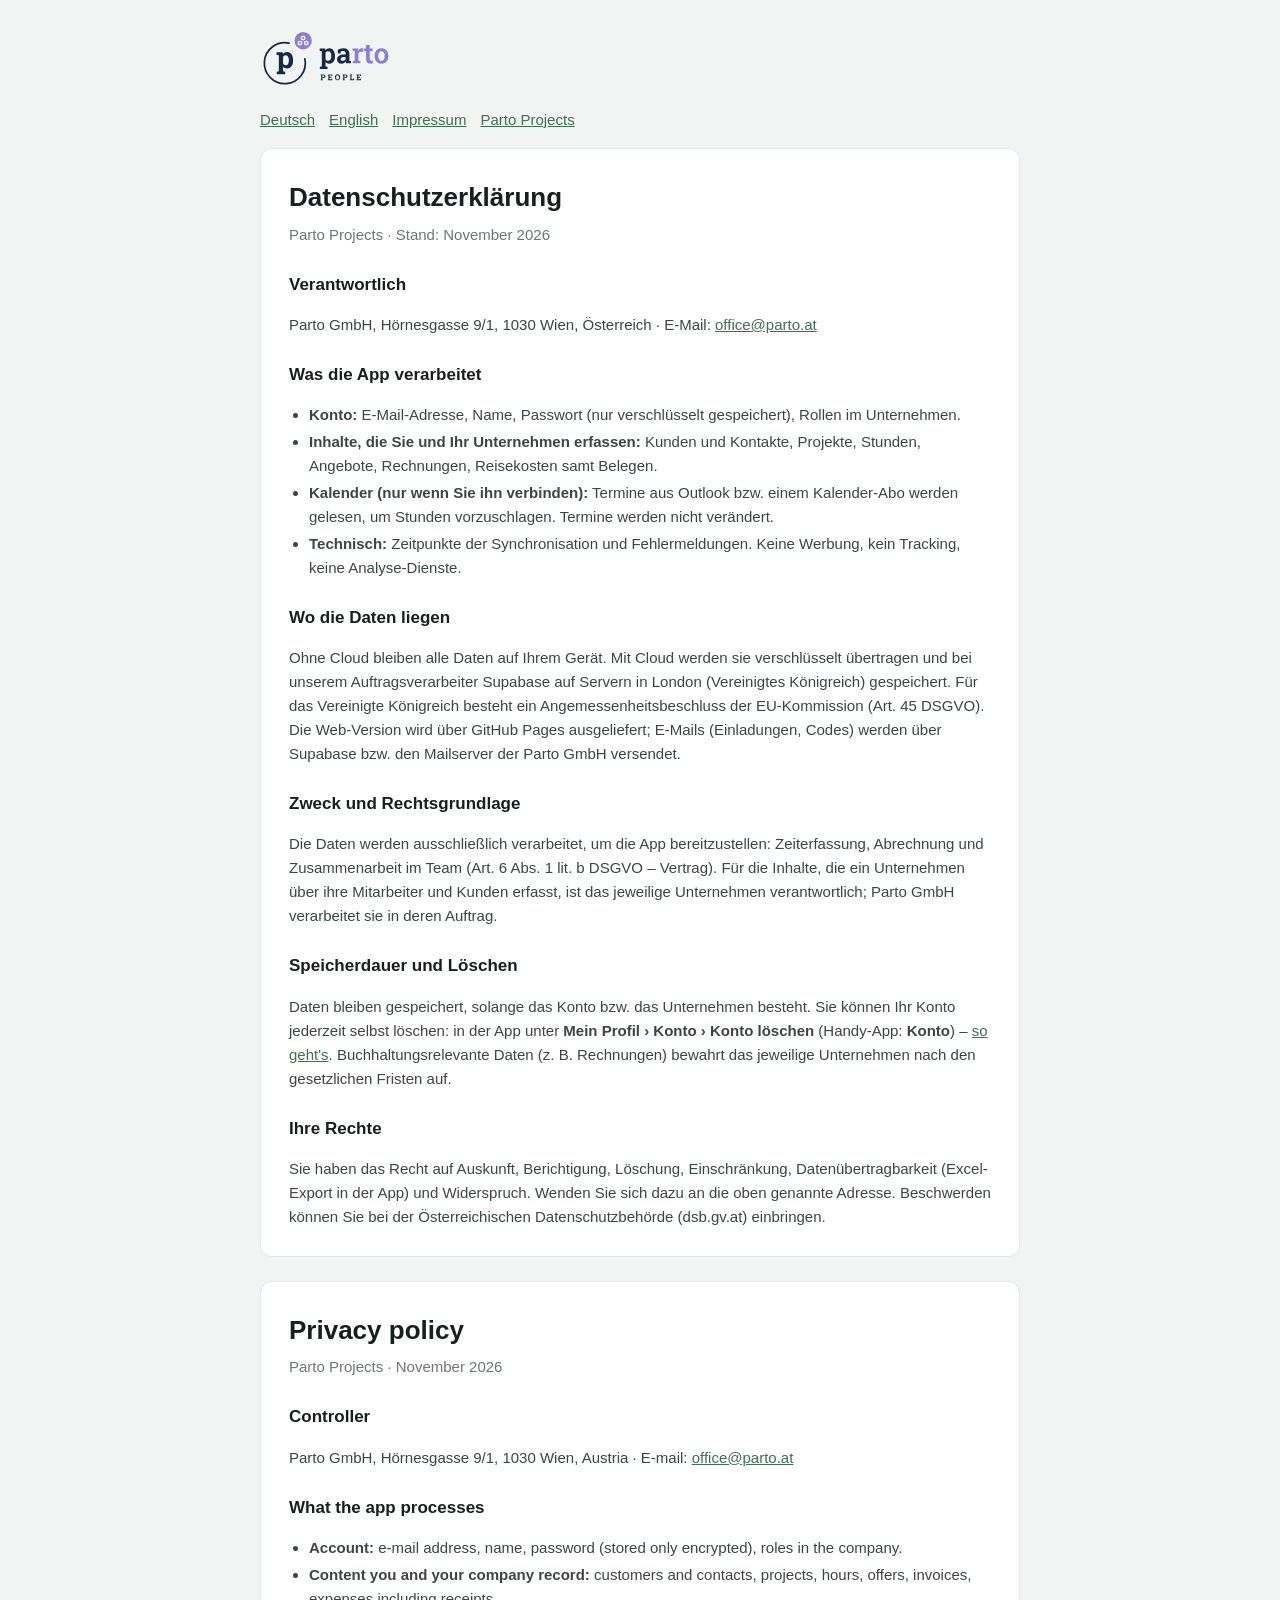
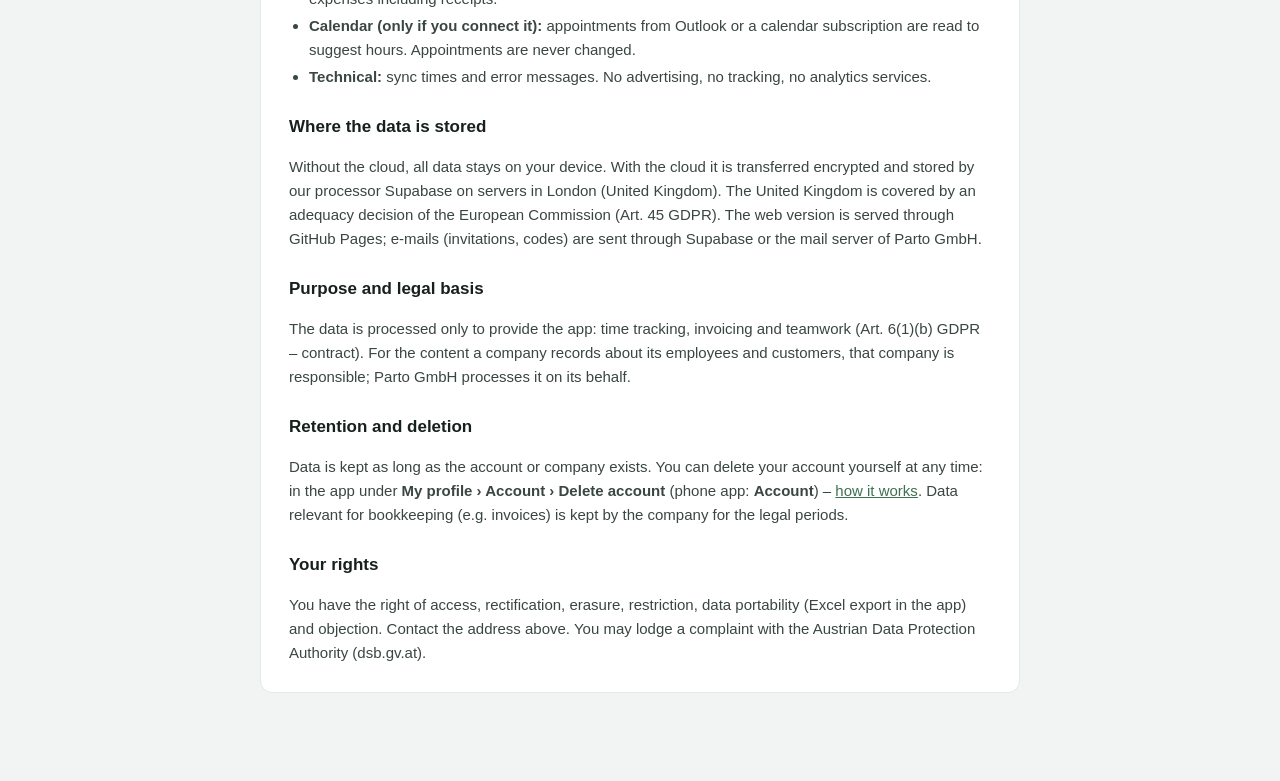
<file: privacy.html>
<!doctype html>
<html lang="de">
<head>
<meta charset="utf-8">
<meta name="viewport" content="width=device-width,initial-scale=1">
<title>Datenschutz – Parto Projects</title>
<link rel="icon" href="favicon.svg">
<style>
  :root { --ink: #17201E; --text: #3A4643; --muted: #6B7774; --line: #E3E8E7; --accent: #3E7052; --page: #F2F4F3; --card: #fff; }
  @media (prefers-color-scheme: dark) { :root { --ink: #EEF2F1; --text: #C9D2D0; --muted: #93A09D; --line: #2A3331; --accent: #8DBF9E; --page: #111716; --card: #182120; } }
  body { margin: 0; background: var(--page); color: var(--text); font: 15px/1.6 Inter, -apple-system, 'Segoe UI', Roboto, sans-serif; }
  main { max-width: 760px; margin: 0 auto; padding: 32px 16px 64px; }
  .card { background: var(--card); border: 1px solid var(--line); border-radius: 12px; padding: 28px 28px 12px; margin-bottom: 24px; }
  h1 { color: var(--ink); font-size: 26px; margin: 0 0 4px; } h2 { color: var(--ink); font-size: 17px; margin: 24px 0 6px; }
  .sub { color: var(--muted); margin: 0 0 8px; } a { color: var(--accent); } nav { margin-bottom: 16px; } nav a { margin-right: 14px; }
  ul { padding-left: 20px; } li { margin: 3px 0; }
  .brand { display: block; margin: 0 0 20px; } .brand img { height: 56px; width: auto; display: block; }
</style>
</head>
<body><main>
<a class="brand" href="./"><picture><source srcset="logo-dark.svg" media="(prefers-color-scheme: dark)"><img src="logo.svg" alt="Parto Projects" height="56"></picture></a>
<nav><a href="#de">Deutsch</a><a href="#en">English</a><a href="impressum.html">Impressum</a><a href="./">Parto Projects</a></nav>

<div class="card" id="de">
<h1>Datenschutzerklärung</h1>
<p class="sub">Parto Projects · Stand: November 2026</p>

<h2>Verantwortlich</h2>
<p>Parto GmbH, Hörnesgasse 9/1, 1030 Wien, Österreich · E-Mail: <a href="mailto:office@parto.at">office@parto.at</a></p>

<h2>Was die App verarbeitet</h2>
<ul>
  <li><b>Konto:</b> E-Mail-Adresse, Name, Passwort (nur verschlüsselt gespeichert), Rollen im Unternehmen.</li>
  <li><b>Inhalte, die Sie und Ihr Unternehmen erfassen:</b> Kunden und Kontakte, Projekte, Stunden, Angebote, Rechnungen, Reisekosten samt Belegen.</li>
  <li><b>Kalender (nur wenn Sie ihn verbinden):</b> Termine aus Outlook bzw. einem Kalender-Abo werden gelesen, um Stunden vorzuschlagen. Termine werden nicht verändert.</li>
  <li><b>Technisch:</b> Zeitpunkte der Synchronisation und Fehlermeldungen. Keine Werbung, kein Tracking, keine Analyse-Dienste.</li>
</ul>

<h2>Wo die Daten liegen</h2>
<p>Ohne Cloud bleiben alle Daten auf Ihrem Gerät. Mit Cloud werden sie verschlüsselt übertragen und bei unserem Auftragsverarbeiter Supabase auf Servern in London (Vereinigtes Königreich) gespeichert. Für das Vereinigte Königreich besteht ein Angemessenheitsbeschluss der EU-Kommission (Art. 45 DSGVO). Die Web-Version wird über GitHub Pages ausgeliefert; E-Mails (Einladungen, Codes) werden über Supabase bzw. den Mailserver der Parto GmbH versendet.</p>

<h2>Zweck und Rechtsgrundlage</h2>
<p>Die Daten werden ausschließlich verarbeitet, um die App bereitzustellen: Zeiterfassung, Abrechnung und Zusammenarbeit im Team (Art. 6 Abs. 1 lit. b DSGVO – Vertrag). Für die Inhalte, die ein Unternehmen über ihre Mitarbeiter und Kunden erfasst, ist das jeweilige Unternehmen verantwortlich; Parto GmbH verarbeitet sie in deren Auftrag.</p>

<h2>Speicherdauer und Löschen</h2>
<p>Daten bleiben gespeichert, solange das Konto bzw. das Unternehmen besteht. Sie können Ihr Konto jederzeit selbst löschen: in der App unter <b>Mein Profil › Konto › Konto löschen</b> (Handy-App: <b>Konto</b>) – <a href="delete-account.html">so geht's</a>. Buchhaltungsrelevante Daten (z. B. Rechnungen) bewahrt das jeweilige Unternehmen nach den gesetzlichen Fristen auf.</p>

<h2>Ihre Rechte</h2>
<p>Sie haben das Recht auf Auskunft, Berichtigung, Löschung, Einschränkung, Datenübertragbarkeit (Excel-Export in der App) und Widerspruch. Wenden Sie sich dazu an die oben genannte Adresse. Beschwerden können Sie bei der Österreichischen Datenschutzbehörde (dsb.gv.at) einbringen.</p>
</div>

<div class="card" id="en">
<h1>Privacy policy</h1>
<p class="sub">Parto Projects · November 2026</p>

<h2>Controller</h2>
<p>Parto GmbH, Hörnesgasse 9/1, 1030 Wien, Austria · E-mail: <a href="mailto:office@parto.at">office@parto.at</a></p>

<h2>What the app processes</h2>
<ul>
  <li><b>Account:</b> e-mail address, name, password (stored only encrypted), roles in the company.</li>
  <li><b>Content you and your company record:</b> customers and contacts, projects, hours, offers, invoices, expenses including receipts.</li>
  <li><b>Calendar (only if you connect it):</b> appointments from Outlook or a calendar subscription are read to suggest hours. Appointments are never changed.</li>
  <li><b>Technical:</b> sync times and error messages. No advertising, no tracking, no analytics services.</li>
</ul>

<h2>Where the data is stored</h2>
<p>Without the cloud, all data stays on your device. With the cloud it is transferred encrypted and stored by our processor Supabase on servers in London (United Kingdom). The United Kingdom is covered by an adequacy decision of the European Commission (Art. 45 GDPR). The web version is served through GitHub Pages; e-mails (invitations, codes) are sent through Supabase or the mail server of Parto GmbH.</p>

<h2>Purpose and legal basis</h2>
<p>The data is processed only to provide the app: time tracking, invoicing and teamwork (Art. 6(1)(b) GDPR – contract). For the content a company records about its employees and customers, that company is responsible; Parto GmbH processes it on its behalf.</p>

<h2>Retention and deletion</h2>
<p>Data is kept as long as the account or company exists. You can delete your account yourself at any time: in the app under <b>My profile › Account › Delete account</b> (phone app: <b>Account</b>) – <a href="delete-account.html">how it works</a>. Data relevant for bookkeeping (e.g. invoices) is kept by the company for the legal periods.</p>

<h2>Your rights</h2>
<p>You have the right of access, rectification, erasure, restriction, data portability (Excel export in the app) and objection. Contact the address above. You may lodge a complaint with the Austrian Data Protection Authority (dsb.gv.at).</p>
</div>
</main></body>
</html>
</file>
<file: assets/index-DObPyNX_.css>
@font-face{font-family:Nunito Variable;font-style:normal;font-display:swap;font-weight:200 1000;src:url(/assets/nunito-cyrillic-ext-wght-normal-D4X5GqEv.woff2) format("woff2-variations");unicode-range:U+0460-052F,U+1C80-1C8A,U+20B4,U+2DE0-2DFF,U+A640-A69F,U+FE2E-FE2F}@font-face{font-family:Nunito Variable;font-style:normal;font-display:swap;font-weight:200 1000;src:url(/assets/nunito-cyrillic-wght-normal-CY6AOgYE.woff2) format("woff2-variations");unicode-range:U+0301,U+0400-045F,U+0490-0491,U+04B0-04B1,U+2116}@font-face{font-family:Nunito Variable;font-style:normal;font-display:swap;font-weight:200 1000;src:url(/assets/nunito-vietnamese-wght-normal-U01xdrZh.woff2) format("woff2-variations");unicode-range:U+0102-0103,U+0110-0111,U+0128-0129,U+0168-0169,U+01A0-01A1,U+01AF-01B0,U+0300-0301,U+0303-0304,U+0308-0309,U+0323,U+0329,U+1EA0-1EF9,U+20AB}@font-face{font-family:Nunito Variable;font-style:normal;font-display:swap;font-weight:200 1000;src:url(/assets/nunito-latin-ext-wght-normal-CXYtwYOx.woff2) format("woff2-variations");unicode-range:U+0100-02BA,U+02BD-02C5,U+02C7-02CC,U+02CE-02D7,U+02DD-02FF,U+0304,U+0308,U+0329,U+1D00-1DBF,U+1E00-1E9F,U+1EF2-1EFF,U+2020,U+20A0-20AB,U+20AD-20C0,U+2113,U+2C60-2C7F,U+A720-A7FF}@font-face{font-family:Nunito Variable;font-style:normal;font-display:swap;font-weight:200 1000;src:url(/assets/nunito-latin-wght-normal-BzFMHfZw.woff2) format("woff2-variations");unicode-range:U+0000-00FF,U+0131,U+0152-0153,U+02BB-02BC,U+02C6,U+02DA,U+02DC,U+0304,U+0308,U+0329,U+2000-206F,U+20AC,U+2122,U+2191,U+2193,U+2212,U+2215,U+FEFF,U+FFFD}:root.pp-root{--pp-plum: #172A4D;--pp-plum-2: #6352B0;--pp-violet: #6352B0;--pp-violet-on-navy: #B3A6EC;--pp-apricot: #A898E8;--pp-apricot-2: #EEEBFA;--pp-green: #2A7A68;--pp-red: #A84A6B;--pp-amber: #D8A743;--pp-bg: #F7F7FB;--pp-card: #FFFFFF;--pp-ink: #172A4D;--pp-ink-2: #5B6680;--pp-line: #E3E6EC;--pp-radius: 20px;--pp-safe-b: env(safe-area-inset-bottom, 0px);--pp-safe-t: env(safe-area-inset-top, 0px);background:var(--pp-bg);color:var(--pp-ink);font:500 16px/1.4 Nunito Variable,Nunito,system-ui,sans-serif;-webkit-tap-highlight-color:transparent;-webkit-text-size-adjust:100%}.pp-root body{margin:0;background:var(--pp-bg);overscroll-behavior-y:none}.pp-root button,.pp-root input{font:inherit;color:inherit}.pp-root *{box-sizing:border-box}.pp-app{min-height:100dvh;max-width:560px;margin:0 auto;position:relative}.pp-main{padding:calc(var(--pp-safe-t) + 12px) 16px calc(150px + var(--pp-safe-b))}.pp-page>section{margin-top:18px}.pp-title{font-size:28px;font-weight:800;margin:8px 0 14px;color:var(--pp-plum)}.pp-h{font-size:15px;font-weight:800;color:var(--pp-ink-2);margin:22px 4px 8px;text-transform:none;letter-spacing:.01em}.pp-sub{color:var(--pp-ink-2);font-size:14px}.pp-sub.pad{padding:10px 6px}.pp-kicker{font-size:13px;font-weight:800;color:var(--pp-plum-2);text-transform:uppercase;letter-spacing:.05em;margin-bottom:4px}.pp-empty{color:var(--pp-ink-2);padding:10px 6px;margin:0}.pp-big{font-size:19px;font-weight:700;margin:4px 0 8px}.pp-hello{display:flex;justify-content:space-between;align-items:center;gap:12px;padding:6px 2px 0}.pp-hello h1{font-size:27px;line-height:1.15;font-weight:800;margin:0 0 4px;color:var(--pp-plum)}.pp-hello p{margin:0;color:var(--pp-ink-2)}.pp-card{background:var(--pp-card);border-radius:var(--pp-radius);padding:16px;box-shadow:0 1px 2px #172a4d0f,0 6px 20px #172a4d0f;border:0;text-align:left;width:100%}.pp-next{margin-top:16px;background:linear-gradient(140deg,var(--pp-violet) 0%,#4E3F96 100%);color:#fff;cursor:pointer}.pp-next .pp-kicker{color:#e4dffa}.pp-next .pp-sub{color:#ffffffd1}.pp-next-top{display:flex;gap:14px;align-items:flex-start}.pp-next-icon{font-size:30px;width:54px;height:54px;border-radius:16px;background:#ffffff24;display:grid;place-items:center;flex:none}.pp-next-title{font-size:21px;font-weight:800;line-height:1.2;margin-bottom:2px}.pp-leave{margin-top:14px;display:flex;align-items:center;justify-content:space-between;gap:12px;padding:12px 12px 12px 14px;border-radius:16px;background:#ffffff1f}.pp-detail .pp-leave{background:var(--pp-apricot-2)}.pp-leave.soon{background:var(--pp-apricot);color:#172a4d}.pp-leave.soon .pp-sub{color:#2d3b63}.pp-leave-at{font-size:18px;font-weight:800}.pp-tomorrow{margin-top:22px}.pp-tomorrow p{margin:0}.pp-btn{border:0;border-radius:999px;padding:12px 18px;min-height:48px;font-weight:800;background:var(--pp-apricot-2);color:var(--pp-plum);cursor:pointer;display:inline-flex;align-items:center;justify-content:center;gap:8px}.pp-btn.primary{background:var(--pp-apricot);color:#172a4d}.pp-btn.primary:disabled{opacity:.45}.pp-btn.ghost{background:transparent;color:var(--pp-ink-2);border:2px solid var(--pp-line)}.pp-btn.big{width:100%;min-height:56px;font-size:18px}.pp-btn.wide{width:100%;justify-content:flex-start;margin:6px 0;background:#f4f2fc}.pp-btn.small{min-height:40px;padding:8px 14px;font-size:14px}.pp-btn.route{background:#fff;color:var(--pp-plum);min-width:84px}.pp-btn:active,.pp-tab:active,.pp-chip:active,.pp-row.as-btn:active{transform:scale(.97)}.pp-icon-btn{border:0;background:transparent;font-size:28px;width:40px;height:48px;color:var(--pp-plum)}.pp-avatar{display:inline-grid;place-items:center;border-radius:50%;color:var(--pp-ink);font-weight:800;flex:none;border:2px solid #fff}.pp-avatar.ring{box-shadow:0 0 0 3px var(--pp-apricot)}.pp-people{display:inline-flex;vertical-align:middle}.pp-people .pp-avatar+.pp-avatar{margin-left:-6px}.pp-list{display:flex;flex-direction:column;gap:8px}.pp-row{display:flex;align-items:stretch;gap:12px;background:var(--pp-card);border-radius:18px;padding:12px 14px;min-height:64px;width:100%;border:0;text-align:left;box-shadow:0 1px 2px #172a4d0d}.pp-row.as-btn{cursor:pointer}.pp-row.past{opacity:.5}.pp-time{font-weight:800;font-size:16px;width:46px;flex:none;display:flex;flex-direction:column;color:var(--pp-plum)}.pp-time small{font-weight:600;font-size:13px;color:var(--pp-ink-2)}.pp-bar{width:5px;border-radius:3px;flex:none}.pp-row-main{flex:1;min-width:0}.pp-row-title{font-weight:800;font-size:16.5px;overflow:hidden;text-overflow:ellipsis}.pp-resp{display:inline-block;margin-top:6px;padding:3px 10px;border-radius:999px;background:#eef7f2;color:#1f6b48;font-size:13.5px;font-weight:700}.pp-resp.missing{background:#faf2df;color:#8a6414}.pp-row.todo{align-items:center}.pp-row.todo.done .pp-row-title{text-decoration:line-through;color:var(--pp-ink-2)}.pp-check{width:30px;height:30px;border-radius:50%;border:2.5px solid var(--pp-line);display:grid;place-items:center;flex:none;font-weight:900;color:#fff}.pp-check.on{background:var(--pp-green);border-color:var(--pp-green)}.pp-swipe{position:relative;border-radius:18px;overflow:hidden;touch-action:pan-y}.pp-swipe-bg{position:absolute;top:0;right:0;bottom:0;left:0;display:flex;align-items:center;padding:0 20px;color:#fff;font-weight:800;border-radius:18px;transition:opacity .1s}.pp-swipe-bg.l{justify-content:flex-end}.pp-swipe-fg{position:relative;transition:transform .22s cubic-bezier(.2,.8,.2,1);user-select:none;-webkit-user-select:none}.pp-swipe-fg.armed .pp-row{box-shadow:0 0 0 3px #ffffffb3 inset}.pp-conflict{display:flex;gap:12px;align-items:flex-start;width:100%;text-align:left;border:0;border-radius:18px;padding:12px 14px;margin-bottom:8px;background:#faf2df;color:#5e440d;min-height:56px}.pp-conflict.solved{background:#eef7f2;color:#1f6b48}.pp-conflict-icon{width:28px;height:28px;border-radius:50%;background:var(--pp-amber);color:var(--pp-ink);display:grid;place-items:center;font-weight:900;flex:none}.pp-conflict.solved .pp-conflict-icon{background:var(--pp-green)}.pp-tabbar{position:fixed;left:0;right:0;bottom:0;z-index:20;display:grid;grid-auto-flow:column;grid-auto-columns:1fr;align-items:end;padding:6px 4px calc(6px + var(--pp-safe-b));background:#fffffff5;-webkit-backdrop-filter:blur(10px);backdrop-filter:blur(10px);border-top:1px solid var(--pp-line);max-width:560px;margin:0 auto}.pp-tab{border:0;background:transparent;display:flex;flex-direction:column;align-items:center;gap:2px;padding:6px 0;min-height:56px;color:var(--pp-ink-2);font-size:11px;font-weight:800}.pp-tab.on{color:var(--pp-violet)}.pp-tab.on svg{background:#eeebfa;border-radius:12px;padding:2px 10px;box-sizing:content-box}.pp-tab.plus{justify-self:center;width:56px;height:56px;min-height:0;border-radius:50%;margin-top:-30px;align-self:start;background:var(--pp-apricot);color:#172a4d;justify-content:center;box-shadow:0 6px 18px #6352b059}.pp-backdrop{position:fixed;top:0;right:0;bottom:0;left:0;z-index:40;background:#172a4d61;display:flex;align-items:flex-end;justify-content:center;animation:pp-fade .18s ease-out}.pp-sheet{background:var(--pp-bg);width:100%;max-width:560px;max-height:88dvh;border-radius:26px 26px 0 0;display:flex;flex-direction:column;animation:pp-up .26s cubic-bezier(.2,.8,.2,1);transition:transform .15s;padding-bottom:var(--pp-safe-b)}.pp-sheet.tall{height:88dvh}.pp-handle-zone{padding:10px 20px 4px;touch-action:none;cursor:grab}.pp-handle{display:block;width:44px;height:5px;border-radius:3px;background:#d5d9e3;margin:0 auto 10px}.pp-handle-zone h2{margin:0 0 6px;font-size:21px;font-weight:800;color:var(--pp-plum)}.pp-sheet-body{overflow-y:auto;padding:6px 20px 20px;flex:1;display:flex;flex-direction:column}@keyframes pp-up{0%{transform:translateY(100%)}to{transform:none}}@keyframes pp-fade{0%{opacity:0}to{opacity:1}}.pp-capture{display:flex;flex-direction:column;gap:14px;flex:1}.pp-capture-input{display:flex;gap:8px}.pp-capture-input input,.pp-input{flex:1;min-height:56px;border-radius:18px;border:2px solid var(--pp-line);background:#fff;padding:0 16px;font-size:18px;font-weight:700;outline:none;width:100%}.pp-capture-input input:focus,.pp-input:focus{border-color:var(--pp-apricot)}.pp-mic{width:56px;border-radius:18px;border:0;background:var(--pp-apricot-2);font-size:22px}.pp-mic.on{background:var(--pp-apricot);animation:pp-pulse 1s infinite alternate}@keyframes pp-pulse{to{transform:scale(1.08)}}.pp-parsed{display:flex;flex-wrap:wrap;gap:8px}.pp-pchip{display:inline-flex;align-items:center;gap:6px;padding:8px 12px;border-radius:999px;background:#fff;border:1.5px solid var(--pp-line);font-weight:700;font-size:15px}.pp-pchip.strong{background:#eeebfa;border-color:#dcd6f3;color:var(--pp-plum)}.pp-pchip.ok{background:#eef7f2;border-color:#cfe8db;color:#1f6b48}.pp-pchip.warn{background:#faf2df;border-color:#ebd6a6;color:#8a6414}.pp-examples{display:flex;flex-direction:column;gap:8px}.pp-example{text-align:left;border:1.5px dashed #CFC8EE;background:transparent;border-radius:14px;padding:12px 14px;color:var(--pp-plum-2);font-weight:700}.pp-capture .pp-btn.big{margin-top:auto}.pp-seg{display:inline-flex;background:#eeebfa;border-radius:999px;padding:4px;gap:2px}.pp-seg button{border:0;background:transparent;border-radius:999px;padding:8px 14px;min-height:40px;font-weight:800;color:var(--pp-plum-2)}.pp-seg button.on{background:#fff;color:var(--pp-plum);box-shadow:0 1px 3px #172a4d26}.pp-seg.wide{display:grid;grid-template-columns:repeat(3,1fr)}.pp-chips{display:flex;gap:8px;overflow-x:auto;padding:4px 2px 8px;scrollbar-width:none}.pp-chips::-webkit-scrollbar{display:none}.pp-chips.tight{flex-wrap:wrap;overflow:visible}.pp-chip{display:inline-flex;align-items:center;gap:6px;flex:none;border:2px solid var(--pp-line);background:#fff;border-radius:999px;padding:6px 14px 6px 8px;min-height:44px;font-weight:800}.pp-chip.on{background:var(--pp-violet);border-color:var(--pp-violet);color:#fff}.pp-chip.on[style],.pp-listpick .pp-chip.on[style]{color:var(--pp-ink)}.pp-weekbar{display:flex;align-items:center;margin:0 -10px}.pp-week{flex:1;display:grid;grid-template-columns:repeat(7,1fr);gap:4px}.pp-wday{border:0;background:transparent;border-radius:16px;padding:6px 0 8px;display:flex;flex-direction:column;align-items:center;gap:2px;min-height:64px;color:var(--pp-ink-2)}.pp-wday span{font-size:12px;font-weight:800}.pp-wday b{font-size:19px;color:var(--pp-ink)}.pp-wday i{display:flex;gap:2px;height:6px}.pp-wday em{width:6px;height:6px;border-radius:50%}.pp-wday.today b{color:var(--pp-apricot)}.pp-wday.sel{background:var(--pp-violet);color:#fff}.pp-wday.sel b{color:#fff}.pp-dayhead{display:flex;justify-content:space-between;align-items:center;margin:4px 2px 10px;gap:8px}.pp-dayhead h2{margin:0;font-size:22px;font-weight:800;color:var(--pp-plum)}.pp-dayview{min-height:50vh;touch-action:pan-y}.pp-lanes{display:grid;gap:0 4px;background:#fff;border-radius:var(--pp-radius);padding:10px 8px}.pp-lane-head{display:flex;flex-direction:column;align-items:center;font-size:12px;font-weight:800;padding-bottom:8px;gap:2px}.pp-hours{position:relative}.pp-hours span{position:absolute;right:4px;font-size:11px;color:var(--pp-ink-2);transform:translateY(-50%)}.pp-lane{position:relative;background:#f8f8fb;border-radius:10px}.pp-lane>i{position:absolute;left:0;right:0;border-top:1px solid #E9EBF1}.pp-now{position:absolute;left:-3px;right:-3px;height:2px;background:var(--pp-red);z-index:2}.pp-block{position:absolute;left:2px;right:2px;border-radius:8px;border:0;border-left:3px solid;padding:3px 4px;color:var(--pp-ink);font-size:11.5px;font-weight:800;text-align:left;overflow:hidden;line-height:1.15}.pp-block.escort{background:repeating-linear-gradient(135deg,#f1effb 0,#f1effb 6px,#e3def7 6px,#e3def7 12px);color:var(--pp-plum)}.pp-block.busy{background:#cdd2dd!important;color:#3f4a63}.pp-block span{display:block}.pp-grid{display:grid;grid-template-columns:1fr 1fr;gap:12px}.pp-listcard{display:flex;flex-direction:column;gap:4px;min-height:140px;cursor:pointer}.pp-listicon{font-size:30px}.pp-listsheet{display:flex;flex-direction:column;gap:12px;flex:1}.pp-addbar{position:sticky;bottom:0;display:flex;gap:8px;padding-top:8px;margin-top:auto;background:var(--pp-bg)}.pp-addbar .pp-btn{width:56px;font-size:26px;padding:0}.pp-member-top{display:flex;align-items:center;gap:12px}.pp-toggles{display:flex;flex-direction:column;margin-top:6px;padding-left:56px}.pp-toggle{display:inline-flex;align-items:center;gap:8px;font-weight:700;font-size:15px;min-height:44px}.pp-toggle input{display:none}.pp-toggle span{width:46px;height:28px;border-radius:14px;background:#d5d9e3;position:relative;transition:background .15s}.pp-toggle span:after{content:"";position:absolute;top:3px;left:3px;width:22px;height:22px;border-radius:50%;background:#fff;transition:transform .15s;box-shadow:0 1px 2px #0003}.pp-toggle input:checked+span{background:var(--pp-green)}.pp-toggle input:checked+span:after{transform:translate(18px)}.pp-rules{margin:0 0 8px;padding-left:22px;display:flex;flex-direction:column;gap:8px;font-weight:700}.pp-rules li{padding-left:4px}.pp-viewas{position:fixed;top:calc(var(--pp-safe-t, 0px) + 8px);left:50%;transform:translate(-50%);z-index:40;border:0;border-radius:999px;background:#172a4d;color:#fff;-webkit-text-fill-color:#fff;padding:10px 18px;font-size:15px;font-weight:800;white-space:nowrap;box-shadow:0 4px 14px #0000004d}.pp-detail p{margin:6px 0}.pp-who{display:flex;align-items:center;gap:10px;font-weight:700}.pp-field{margin:14px 0 6px}.pp-actions{display:flex;flex-direction:column;gap:10px;margin-top:16px}.pp-toast{position:fixed;left:16px;right:16px;top:calc(var(--pp-safe-t) + 10px);z-index:50;max-width:528px;margin:0 auto;background:var(--pp-ink);color:#fff;border-radius:16px;padding:14px 16px;font-weight:700;animation:pp-drop .2s ease-out}@keyframes pp-drop{0%{transform:translateY(-120%)}to{transform:none}}.pp-kid{min-height:100dvh;max-width:560px;margin:0 auto;padding:calc(var(--pp-safe-t) + 16px) 16px calc(24px + var(--pp-safe-b));background:linear-gradient(180deg,color-mix(in srgb,var(--kid) 22%,#F7F7FB) 0,#f7f7fb 260px)}.pp-kid-head{display:flex;align-items:center;gap:14px}.pp-kid-head h1{flex:1;margin:0;font-size:30px;font-weight:900;color:var(--pp-plum)}.pp-kid-say{width:56px;height:56px;border-radius:50%;border:0;background:#fff;font-size:26px;box-shadow:0 4px 12px #172a4d1f}.pp-kid-tabs{display:grid;grid-template-columns:1fr 1fr;gap:10px;margin:20px 0 14px}.pp-kid-tabs button{min-height:60px;border-radius:20px;border:0;background:#fff;font-size:20px;font-weight:900;color:var(--pp-ink-2)}.pp-kid-tabs button.on{background:var(--kid);color:var(--pp-ink)}.pp-kid-cards{display:flex;flex-direction:column;gap:12px}.pp-kid-card{display:flex;gap:16px;align-items:center;background:#fff;border-radius:26px;padding:16px;box-shadow:0 4px 16px #172a4d14}.pp-kid-card.past{opacity:.5}.pp-kid-card.free{justify-content:center;font-size:40px;gap:12px;padding:30px}.pp-kid-card b{font-size:22px;font-weight:900;display:block}.pp-kid-icon{font-size:44px;width:76px;height:76px;border-radius:22px;background:color-mix(in srgb,var(--kid) 16%,#fff);display:grid;place-items:center;flex:none}.pp-kid-time{font-size:18px;font-weight:900;color:color-mix(in srgb,var(--kid) 55%,#172A4D)}.pp-kid-with{display:flex;align-items:center;gap:6px;margin-top:4px;font-weight:700;color:var(--pp-ink-2)}.pp-kid-h{font-size:20px;font-weight:900;margin:24px 4px 10px;color:var(--pp-plum)}.pp-kid-todos{display:flex;flex-direction:column;gap:10px}.pp-kid-todo{display:flex;align-items:center;gap:14px;min-height:68px;border:0;border-radius:22px;background:#fff;font-size:20px;font-weight:800;text-align:left;padding:10px 16px}.pp-kid-todo.done{color:var(--pp-ink-2);text-decoration:line-through}.pp-kid-box{width:40px;height:40px;border-radius:12px;border:3px solid var(--kid);display:grid;place-items:center;font-size:22px;flex:none;text-decoration:none}.pp-kid-back{margin:30px auto 0;display:block;border:0;background:transparent;color:var(--pp-ink-2);text-decoration:underline;min-height:44px}.pp-confetti{position:fixed;top:0;right:0;bottom:0;left:0;pointer-events:none;z-index:60;overflow:hidden}.pp-confetti i{position:absolute;top:-20px;width:10px;height:14px;border-radius:3px;animation:pp-fall 1.5s ease-in forwards}@keyframes pp-fall{to{transform:translateY(105vh) rotate(540deg)}}@media(prefers-reduced-motion:reduce){.pp-sheet,.pp-backdrop,.pp-toast,.pp-confetti i,.pp-mic.on{animation:none}}.pp-account{display:grid;gap:14px}.pp-form{display:grid;gap:10px}.pp-form h4{margin:0;font-size:17px}.pp-group{display:grid;gap:10px;padding:12px 0;border-top:1px solid var(--pp-line)}.pp-error{color:#b3261e;font-weight:700;margin:0}.pp-swatch{display:inline-block;flex:none;width:18px;height:18px;border-radius:50%;border:2px solid #fff;box-shadow:0 0 0 1px var(--pp-line);vertical-align:-3px}.pp-feed{display:flex;align-items:center;gap:10px;min-height:56px}.pp-feed .pp-btn.small{flex:none}.pp-file{margin:10px 0 4px;cursor:pointer}.pp-mapq{display:flex;align-items:center;gap:8px;text-transform:none;letter-spacing:0;font-size:15px}.pp-whose .pp-chips{margin-top:8px}.pp-error{color:#b42318;font-weight:700}.pp-briefing{margin-top:12px}.pp-briefing-head{font-weight:800;font-size:17px;margin:0 0 10px}.pp-briefing ul{margin:0 0 10px;padding-left:20px}.pp-briefing li{margin:3px 0}.pp-times{display:grid;grid-template-columns:1fr 1fr;gap:10px}.pp-times label{display:flex;flex-direction:column;gap:4px;font-weight:700;font-size:14px}.pp-times label:first-child{grid-column:1 / -1}.pp-member .pp-notify{margin-top:6px}.pp-toggles.flat{padding-left:0;margin-top:0}.pp-toggle input:disabled+span{opacity:.5}.pp-month-head{display:flex;align-items:center;justify-content:space-between;margin:4px 0 8px;font-size:17px}.pp-month-grid{display:grid;grid-template-columns:repeat(7,1fr);gap:4px}.pp-month-wd{text-align:center;font-size:12px;font-weight:800;color:var(--pp-ink-2)}.pp-month-day{position:relative;min-height:58px;border:0;border-radius:12px;background:var(--pp-card);padding:4px 2px;display:flex;flex-direction:column;align-items:center;gap:3px;cursor:pointer;color:var(--pp-ink)}.pp-month-day.other{opacity:.4}.pp-month-day.today b{color:var(--pp-apricot)}.pp-month-day.sel{box-shadow:inset 0 0 0 2px var(--pp-violet)}.pp-month-day i{display:flex;flex-wrap:wrap;justify-content:center;gap:2px;font-style:normal}.pp-month-day em{width:14px;height:14px;border-radius:50%;color:var(--pp-ink);font-size:9px;font-weight:800;font-style:normal;line-height:14px;text-align:center}.pp-month-day small{position:absolute;right:4px;top:3px;font-size:10px;color:var(--pp-ink-2)}.pp-syncstate{margin:-8px 4px 12px;font-size:14px;font-weight:700;color:var(--pp-ink-2)}.pp-syncstate.ok{color:var(--pp-green)}.pp-syncstate.error{color:#b42318}.pp-onb{min-height:100dvh;background:var(--pp-bg);padding:calc(24px + env(safe-area-inset-top,0px)) 16px calc(24px + var(--pp-safe-b, 0px))}.pp-onb-inner{max-width:520px;margin:0 auto;display:grid;gap:14px}.pp-onb-inner h2{margin:8px 0 0;font-size:24px;color:var(--pp-plum)}.pp-onb-title{margin:8px 0 0;font-size:34px;font-weight:900;color:var(--pp-plum)}.pp-onb-lead{font-size:18px;color:var(--pp-ink-2);margin:0 0 8px}.pp-newmember{display:grid;gap:10px}.pp-newmember-head{display:flex;gap:8px;align-items:center}.pp-newmember .pp-toggle{padding-left:0}.pp-row-btns{display:flex;flex-wrap:wrap;gap:8px}.pp-inviteresult{display:grid;gap:6px}.pp-more summary{cursor:pointer;font-weight:800;color:var(--pp-ink-2);min-height:44px;display:flex;align-items:center}.pp-more[open] summary{margin-bottom:8px}.pp-edit{border:0;background:transparent;color:var(--pp-ink-2);font-size:22px;margin-left:8px;cursor:pointer;vertical-align:middle;min-width:44px;min-height:44px}.pp-edit-hint{color:var(--pp-ink-2);font-weight:600;font-size:14px}.pp-member-top.as-btn{cursor:pointer}.pp-foxbtn{position:fixed;right:12px;bottom:calc(92px + var(--pp-safe-b, 0px));z-index:30;border:0;background:transparent;padding:0;cursor:pointer;filter:drop-shadow(0 2px 4px rgba(23,42,77,.25))}.pp-foxbtn:active{transform:scale(.94)}.pp-foxtip{display:flex;gap:12px;align-items:flex-start;background:#faf2df;border-radius:18px;padding:12px 14px;margin:0 0 10px}.pp-foxtip p{margin:0 0 4px;font-weight:600;color:var(--pp-ink)}.pp-link{border:0;background:transparent;padding:6px 0;color:var(--pp-plum);font-weight:800;cursor:pointer;min-height:32px}.pp-help{display:grid;gap:8px}.pp-help h3{margin:14px 0 0;color:var(--pp-plum)}.pp-help p,.pp-help li{line-height:1.5}.pp-help ol,.pp-help ul{padding-left:22px;margin:4px 0}.pp-help-hello{display:flex;gap:14px;align-items:center;font-weight:800;font-size:18px;color:var(--pp-plum)}.pp-help-item{text-align:left;display:block;width:100%;background:#fff;border:0;border-radius:16px;padding:12px 14px}.pp-help-note{display:flex;gap:10px;align-items:flex-start;background:#faf2df;border-radius:14px;padding:10px 12px}.pp-help-note p{margin:0}.pp-kid-say svg{display:block}.pp-swatches{display:flex;flex-wrap:wrap;gap:10px}.pp-swatchbtn{width:38px;height:38px;border-radius:50%;border:3px solid transparent;box-shadow:0 0 0 1px var(--pp-line);cursor:pointer;position:relative}.pp-swatchbtn.on{border-color:var(--pp-card, #fff);box-shadow:0 0 0 3px var(--pp-ink, #172A4D)}.pp-swatchbtn.taken:not(.on):after{content:"";position:absolute;top:14px;right:14px;bottom:14px;left:14px;border-radius:50%;background:#ffffffd9}.pp-row.todo .pp-bar{align-self:stretch}.pp-help-hello svg,.pp-foxtip svg{flex:none}.pp-e2e{margin:-6px 0 12px}.pp-chat-intro{display:flex;flex-direction:column;align-items:center;gap:10px;text-align:center}.pp-chatrow{align-items:center}.pp-chat-ava{width:40px;height:40px;display:grid;place-items:center;font-size:26px;flex:none}.pp-chat{display:flex;flex-direction:column;min-height:calc(100dvh - 90px);padding-bottom:0}.pp-chat-head{display:flex;align-items:center;gap:10px;position:sticky;top:0;background:var(--pp-bg, #F7F7FB);padding:6px 0 10px;z-index:2}.pp-msgs{flex:1;display:flex;flex-direction:column;gap:8px;padding:6px 0 12px}.pp-msg{display:flex;align-items:flex-end;gap:6px;max-width:86%}.pp-msg.mine{align-self:flex-end;flex-direction:row-reverse}.pp-bubble{text-align:left;border:0;font:inherit;color:var(--pp-ink);padding:8px 12px 6px;border-radius:18px 18px 18px 6px;cursor:pointer;background:color-mix(in srgb,var(--who) 16%,#fff);border-left:4px solid var(--who);white-space:pre-wrap;overflow-wrap:anywhere}.pp-msg.mine .pp-bubble{border-radius:18px 18px 6px;border-left:0;border-right:4px solid var(--who)}.pp-bubble-who{display:block;font-size:12px;font-weight:800;color:color-mix(in srgb,var(--who) 55%,#172A4D);margin-bottom:2px}.pp-bubble-at{display:block;font-size:11px;color:var(--pp-ink-2);text-align:right;margin-top:2px}.pp-compose{position:sticky;bottom:calc(76px + var(--pp-safe-b, 0px));display:flex;gap:8px;align-items:flex-end;background:var(--pp-bg, #F7F7FB);padding:8px 0}.pp-compose textarea{flex:1;resize:none;min-height:44px;max-height:120px}.pp-mic{width:44px;height:44px;border-radius:50%;border:0;background:#eeebfa;font-size:20px;flex:none;cursor:pointer}.pp-mic.on{background:#d9819d;animation:pp-pulse 1s infinite}@keyframes pp-pulse{50%{transform:scale(1.08)}}.pp-send{width:48px;height:44px;padding:0;flex:none}.pp-locked{background:#faf2df;border-radius:12px;padding:8px 12px}.pp-media{position:relative;display:block;margin:2px 0;border-radius:12px;overflow:hidden;max-width:240px;cursor:pointer}.pp-media img{display:block;width:100%;height:auto}.pp-media-wait{display:grid;place-items:center;width:160px;height:120px;font-size:32px;background:#0000000d;border-radius:12px}.pp-media-play{position:absolute;top:0;right:0;bottom:0;left:0;display:grid;place-items:center;font-size:34px;color:#fff;text-shadow:0 2px 8px rgba(0,0,0,.5)}.pp-media-cap{display:block;padding:4px 2px 0}.pp-viewer{display:grid;place-items:center}.pp-viewer img,.pp-viewer video{max-width:100%;max-height:70dvh;border-radius:12px}.pp-album{display:grid;grid-template-columns:repeat(3,1fr);gap:4px}.pp-album-cell{aspect-ratio:1;overflow:hidden;border-radius:8px;background:#0000000a}.pp-album-cell .pp-media{margin:0;max-width:none;width:100%;height:100%;border-radius:0}.pp-album-cell .pp-media img{width:100%;height:100%;object-fit:cover}.pp-album-cell .pp-media-wait{width:100%;height:100%;border-radius:0}.pp-h-row{display:flex;align-items:center;justify-content:space-between;gap:8px}.pp-ask{display:flex;gap:12px;align-items:flex-start;margin-bottom:10px}.pp-ask svg{flex:none}.pp-ask .pp-btn{margin-top:8px}.pp-row-actions{display:grid;grid-template-columns:1fr 1fr;gap:10px}.pp-radios{display:grid;gap:12px}.pp-radio{display:flex;gap:10px;align-items:flex-start;cursor:pointer}.pp-radio input{margin-top:4px;accent-color:var(--pp-accent, #6352B0)}.pp-viewer{gap:12px}.pp-outside{max-width:720px;margin:0 auto}.pp-outside-head{display:flex;gap:12px;align-items:center;margin-bottom:12px}.pp-outside-head svg{flex:none}.pp-outside img,.pp-outside video{-webkit-user-select:none;user-select:none;-webkit-touch-callout:none}.pp-welcome{position:fixed;top:0;right:0;bottom:0;left:0;z-index:100;background:#172a4d8c;display:grid;place-items:center;padding:16px;overflow-y:auto}.pp-welcome-card{background:var(--pp-bg, #F7F7FB);border-radius:24px;padding:24px 20px;max-width:420px;width:100%;display:grid;gap:12px;justify-items:center;text-align:center}.pp-welcome-card svg{flex:none}.pp-welcome-card .pp-btn{width:100%;text-align:center;text-decoration:none;box-sizing:border-box}.pp-welcome-point{display:flex;gap:10px;text-align:left;align-items:flex-start}.pp-welcome-point span{font-size:22px;line-height:1.2}.pp-welcome-point p{margin:0;font-size:15px;line-height:1.45}.pp-ask-cara{display:grid;gap:10px;margin-bottom:14px}.pp-ask-row{display:flex;gap:6px;align-items:center}.pp-ask-row .pp-input{flex:1;min-width:0}.pp-answer p{margin:6px 0 10px;line-height:1.5}.pp-talk{position:fixed;top:0;right:0;bottom:0;left:0;z-index:90;overflow-y:auto;display:flex;flex-direction:column;align-items:center;gap:14px;padding:calc(var(--pp-safe-t, 0px) + 20px) 16px calc(24px + var(--pp-safe-b, 0px));background:linear-gradient(180deg,color-mix(in srgb,var(--kid) 28%,#F7F7FB) 0,#f7f7fb 340px)}.pp-talk-close{position:absolute;top:calc(var(--pp-safe-t, 0px) + 12px);right:14px;width:48px;height:48px;border-radius:50%;border:0;background:#fff;font-size:20px;color:var(--pp-plum);box-shadow:0 4px 12px #172a4d1f}.pp-talk-fox svg{display:block}.pp-talk-fox.talking svg{animation:pp-bob .5s ease-in-out infinite alternate}.pp-talk-fox.listening svg{animation:pp-tilt 1.2s ease-in-out infinite alternate}@keyframes pp-bob{to{transform:translateY(-6px)}}@keyframes pp-tilt{0%{transform:rotate(-4deg)}to{transform:rotate(4deg)}}.pp-talk-bubble{position:relative;max-width:460px;width:100%;border:0;text-align:left;background:#fff;border-radius:24px;padding:16px 18px;font:inherit;font-size:21px;line-height:1.4;font-weight:700;color:var(--pp-plum);box-shadow:0 6px 18px #172a4d1f;display:grid;gap:12px}.pp-talk-bubble:before{content:"";position:absolute;top:-10px;left:50%;margin-left:-10px;border:10px solid transparent;border-top:0;border-bottom-color:#fff}.pp-talk-date{display:flex;gap:12px;align-items:center;padding:12px;border-radius:18px;background:color-mix(in srgb,var(--kid) 14%,#fff);border:3px solid var(--kid);font-size:17px;font-weight:600}.pp-talk-date>span:last-child{display:grid;gap:2px}.pp-talk-date-icon{font-size:40px}.pp-talk-with{display:flex;align-items:center;gap:6px;font-size:15px}.pp-talk-me{margin:0;font-size:17px;color:var(--pp-ink-2);font-style:italic;text-align:center}.pp-talk-log{min-height:8px}.pp-talk-mic{width:168px;height:168px;border-radius:50%;border:0;background:var(--kid);color:var(--pp-ink);display:grid;place-items:center;align-content:center;gap:4px;font:inherit;box-shadow:0 10px 24px color-mix(in srgb,var(--kid) 45%,transparent);flex:none}.pp-talk-mic span{font-size:56px;line-height:1}.pp-talk-mic b{font-size:16px}.pp-talk-mic.listening{animation:pp-pulse 1s ease-in-out infinite}@keyframes pp-pulse{0%,to{box-shadow:0 0 color-mix(in srgb,var(--kid) 55%,transparent)}50%{box-shadow:0 0 0 22px transparent}}.pp-talk-asks{display:grid;grid-template-columns:1fr 1fr;gap:10px;width:100%;max-width:460px}.pp-talk-asks button{border:0;border-radius:18px;background:#fff;padding:12px 10px;min-height:64px;font:inherit;font-size:15px;font-weight:700;color:var(--pp-plum);display:flex;align-items:center;gap:8px;text-align:left;box-shadow:0 3px 10px #172a4d14}.pp-talk-asks button span{font-size:28px}.pp-talk .pp-ask-row{width:100%;max-width:460px}.pp-kid-talk{display:flex;align-items:center;justify-content:center;gap:12px;width:100%;margin:18px 0 6px;padding:14px;border:0;border-radius:24px;background:var(--kid);color:var(--pp-ink);font:inherit;font-size:22px;font-weight:900;box-shadow:0 8px 20px color-mix(in srgb,var(--kid) 40%,transparent)}.pp-kid-talk svg{flex:none;background:#fff;border-radius:50%}.pp-talk-mic b,.pp-talk-mic span{color:#fff}.pp-btn.danger{color:#b3261e;border-color:color-mix(in srgb,#B3261E 40%,transparent)}.pp-btn.primary.danger{background:#b3261e;color:#fff;border-color:#b3261e}.pp-btn.primary.danger:disabled{opacity:.45}.pp-feedbtn{position:fixed;left:12px;bottom:calc(100px + var(--pp-safe-b, 0px));z-index:30;border:0;border-radius:999px;padding:8px 12px;min-height:36px;font-weight:800;font-size:13px;background:#ffffffeb;color:var(--pp-plum);box-shadow:0 2px 8px #172a4d33;cursor:pointer}.pp-feedbtn.top{top:calc(10px + env(safe-area-inset-top,0px));bottom:auto;left:auto;right:12px}.pp-fb{display:grid;gap:12px}.pp-fb-moods{display:flex;gap:10px;justify-content:space-between}.pp-fb-moods button{flex:1;font-size:30px;min-height:56px;border-radius:18px;border:2px solid var(--pp-line);background:#fff;cursor:pointer}.pp-fb-moods button.on,.pp-fb-kinds button.on{border-color:var(--pp-apricot);background:var(--pp-apricot-2)}.pp-fb-kinds{display:grid;grid-template-columns:1fr 1fr;gap:8px}.pp-fb-kinds button{min-height:48px;border-radius:16px;border:2px solid var(--pp-line);background:#fff;font-weight:800;color:var(--pp-ink);cursor:pointer}.pp-fb-text{min-height:120px;padding:12px 14px;font-size:16px;font-weight:600;resize:vertical;font-family:inherit}.pp-fb-pic{display:flex;align-items:center;gap:12px}.pp-fb-pic img{width:72px;height:72px;object-fit:cover;border-radius:12px}.pp-fb-pic label{cursor:pointer}.pp-fb-check{display:flex;gap:10px;align-items:center;font-weight:700}.pp-fb-check input{width:22px;height:22px}.pp-fb-thanks{display:grid;justify-items:center;text-align:center;gap:8px}.pp-small{font-size:13px}.pp-inbox{display:grid;gap:10px}.pp-inbox-item{border-bottom:1px solid var(--pp-line);padding-bottom:10px}.pp-inbox-item.done{opacity:.55}.pp-inbox-item p{margin:4px 0;white-space:pre-wrap}.pp-inbox-head{display:flex;justify-content:space-between;gap:8px;font-size:18px}.pp-inbox-actions{display:flex;gap:14px;flex-wrap:wrap}.pp-form.pp-edit{font-size:inherit;margin-left:0;min-width:0;min-height:0;color:inherit;vertical-align:baseline;cursor:auto}.pp-edit .pp-field{display:grid;gap:4px;margin:4px 0}.pp-edit-row{display:flex;gap:10px;align-items:end}.pp-edit-row label{flex:1;display:grid;gap:4px}.pp-edit-row>span{flex:none;font-weight:700;padding-bottom:16px}.pp-edit-check{flex:none!important;display:flex!important;align-items:center;gap:8px;font-weight:700;min-height:56px}.pp-edit-check input{width:22px;height:22px}.pp-edit-note{min-height:64px;padding:10px 14px;font-size:16px;font-weight:600;font-family:inherit}.pp-note{background:#faf2df;border-radius:12px;padding:8px 12px;white-space:pre-wrap}.pp-help-table{display:grid;gap:8px}.pp-help-trow{background:#fff;border-radius:14px;padding:10px 12px;display:grid;gap:4px;line-height:1.4}.pp-rules li{display:flex;align-items:center;gap:6px}.pp-rule{flex:1;text-align:left;border:0;background:transparent;padding:8px 0;font:inherit;color:inherit;display:flex;align-items:center;gap:8px;cursor:pointer}.pp-rule:disabled{cursor:default;color:inherit}.pp-icon-btn.small{font-size:20px;width:36px;height:36px}.pp-edit-row label,.pp-edit-row input{min-width:0}.pp-welcome-point .pp-link{padding:0;min-height:0;text-decoration:underline}.pp-demobar{display:flex;align-items:center;justify-content:space-between;gap:8px;flex-wrap:wrap;margin:0 0 10px;padding:8px 12px;border-radius:14px;background:#faf2df;color:var(--pp-plum);font-size:14px;font-weight:700}.pp-demobar button{border:0;border-radius:999px;background:var(--pp-violet);color:#fff;padding:7px 12px;font-weight:800;font-size:14px}.pp-crash{min-height:100vh;display:flex;flex-direction:column;align-items:center;justify-content:center;gap:12px;padding:32px 20px;text-align:center;background:var(--pp-bg, #F7F7FB);color:var(--pp-plum)}.pp-crash h1{font-size:22px;margin:4px 0}.pp-crash p{max-width:340px}.pp-crash .pp-btn{width:100%;max-width:320px}.pp-crash details{max-width:340px;font-size:12px;text-align:left;opacity:.7}.pp-crash pre{white-space:pre-wrap;word-break:break-word}.pp-update{position:fixed;left:12px;right:12px;top:calc(var(--pp-safe-t) + 8px);z-index:60;display:flex;align-items:center;gap:8px;flex-wrap:wrap;padding:10px 12px;border-radius:16px;background:var(--pp-plum);color:#fff;font-weight:700;box-shadow:0 6px 20px #0000002e}.pp-update span{flex:1 1 160px}.pp-update button{border:0;border-radius:999px;padding:7px 12px;font-weight:800}.pp-update .go{background:#6352b0;color:#fff}.pp-update .later{background:transparent;color:#fff;opacity:.8}.pp-words .pp-kicker{margin-top:10px}.pp-words-row{display:flex;align-items:center;justify-content:space-between;gap:8px;padding:6px 0;border-bottom:1px solid rgba(23,42,77,.08)}.pp-words-add{display:flex;gap:6px;margin-top:6px}.pp-words-add.col{flex-direction:column}.pp-words-add .pp-input{flex:1;min-width:0}.pp-check.box{border-radius:8px;border:2.5px solid var(--pp-violet);background:#fff;padding:0;font-size:18px;cursor:pointer}.pp-check.box.on{background:var(--pp-green);border-color:var(--pp-green);color:#fff}.pp-listpick{display:flex;flex-wrap:wrap;gap:6px;margin:4px 0 10px}.pp-listpick .pp-chip{border:1.5px solid var(--pp-line);background:#fff;border-radius:999px;padding:6px 12px;font-weight:700;color:var(--pp-plum)}.pp-listpick .pp-chip.on{background:var(--pp-violet);color:#fff;border-color:var(--pp-violet)}.pp-doneby{display:flex;align-items:center;gap:4px;font-size:12px;color:var(--pp-sub, #5B6680);margin-top:2px}.pp-ask{display:flex;flex-direction:column;gap:10px;margin-bottom:10px;border-left:5px solid var(--pp-apricot)}.pp-ask-btns{display:flex;gap:8px;flex-wrap:wrap}.pp-ask-btns .pp-btn{flex:1;min-width:130px}.pp-version{display:flex;align-items:center;justify-content:space-between;gap:8px;flex-wrap:wrap;margin-top:10px}.pp-slot{display:grid;grid-template-columns:minmax(0,1fr) minmax(0,1fr) auto;gap:6px;align-items:center;margin-bottom:10px}.pp-slot>input[type=date]{grid-column:1 / 3;grid-row:1}.pp-slot>input[type=time]{grid-row:2}.pp-slot>button{grid-row:2;grid-column:3}.pp-slot>input{min-width:0}.pp-form>*{min-width:0}.pp-prop{display:flex;flex-direction:column;gap:6px;margin-bottom:10px}.pp-prop.ask{border-left:5px solid var(--pp-violet)}.pp-prop-opt{display:flex;align-items:center;justify-content:space-between;gap:8px;flex-wrap:wrap;padding:6px 0;border-top:1px solid var(--pp-line)}.pp-prop-opt.fits{background:#eaf7f0;border-radius:10px;padding:6px 8px}.pp-prop-btns{display:flex;gap:6px}.pp-prop-btns .pp-chip{min-height:40px;padding:6px 12px}.pp-chip.on.yes{background:var(--pp-green);border-color:var(--pp-green)}.pp-chip.on.no{background:var(--pp-red);border-color:var(--pp-red)}.pp-greet{display:flex;gap:12px;align-items:flex-start;margin-bottom:10px;background:linear-gradient(135deg,#eeebfa,#faeaf0);border:0}.pp-greet-sticker{font-size:44px;line-height:1}.pp-greet-main{flex:1;display:flex;flex-direction:column;gap:6px}.pp-greet-text{font-size:20px;font-weight:800;color:var(--pp-plum)}.pp-greet-btns{display:flex;gap:10px;align-items:center}.pp-greet-bubble{font-weight:700}.pp-sticker{font-size:22px;min-width:48px;justify-content:center;padding:6px 10px}.pp-heute-actions{display:grid;grid-template-columns:repeat(auto-fit,minmax(140px,1fr));gap:8px;margin:4px 0 14px}.pp-livebar{position:fixed;left:8px;right:8px;top:calc(8px + var(--pp-safe-t, 0px));z-index:30;display:flex;align-items:center;justify-content:space-between;gap:8px;background:var(--pp-green);color:#fff;font-weight:800;padding:10px 14px;border-radius:14px;max-width:544px;margin:0 auto}.pp-livebar button{border:0;background:#fff;color:var(--pp-green);font-weight:800;border-radius:10px;padding:6px 12px}.pp-locshare{display:flex;align-items:center;gap:10px;margin-bottom:10px;border-left:5px solid var(--pp-green)}.pp-locshare.big{padding:16px}.pp-locshare.big .pp-btn{font-size:17px}.pp-find{display:flex;flex-direction:column;align-items:center;text-align:center;gap:10px}.pp-find-arrow{font-size:120px;line-height:1;transition:transform .4s ease}.pp-find-dist{font-size:34px;font-weight:900;color:var(--pp-plum)}.pp-find-text{font-size:20px;font-weight:800}.pp-find-btns{display:grid;grid-template-columns:1fr 1fr;gap:8px;width:100%}.pp-kid-where{background:var(--pp-green)!important;color:#fff!important}.pp-pinned{border:2px solid var(--pp-orange, #D8A743)}.pp-pinned .pp-list{margin-top:6px}.pp-proof{display:block;margin-top:6px;max-width:120px;max-height:120px;border-radius:12px;object-fit:cover}.pp-grow{flex:1;min-width:0}.pp-chat-call{display:flex;gap:4px}.pp-chat-call .pp-btn{font-size:20px;padding:4px 8px}.pp-call-line{font-style:italic}.pp-call{position:fixed;top:0;right:0;bottom:0;left:0;z-index:200;background:linear-gradient(180deg,#1f3459,#101d36);color:#fff;display:flex;flex-direction:column;align-items:center;justify-content:space-between;padding:max(48px,env(safe-area-inset-top)) 16px max(32px,env(safe-area-inset-bottom))}.pp-call.video{background:#000}.pp-call-remote{position:absolute;top:0;right:0;bottom:0;left:0;width:100%;height:100%;object-fit:cover}.pp-call-hidden{position:absolute;width:1px;height:1px;opacity:0;pointer-events:none}.pp-call-self{position:absolute;right:16px;top:max(16px,env(safe-area-inset-top));width:28vw;max-width:140px;aspect-ratio:3 / 4;object-fit:cover;border-radius:14px;border:2px solid rgba(255,255,255,.6);transform:scaleX(-1);z-index:2}.pp-call-who{position:relative;z-index:1;display:flex;flex-direction:column;align-items:center;gap:10px;margin-top:8vh;text-shadow:0 1px 4px rgba(0,0,0,.5)}.pp-call.video .pp-call-who{margin-top:0;align-self:flex-start;align-items:flex-start}.pp-call-name{font-size:28px;font-weight:700}.pp-call-status{font-size:16px;opacity:.85;font-variant-numeric:tabular-nums}.pp-call-hint{margin:12px auto 0;max-width:300px;font-size:14px;line-height:1.35;opacity:.9;background:#ffffff1f;padding:8px 12px;border-radius:12px}.pp-call-btns{position:relative;z-index:1;display:flex;gap:18px;justify-content:center;flex-wrap:wrap}.pp-call-btn{width:68px;height:68px;border-radius:50%;border:0;background:#ffffff2e;color:#fff;font-size:26px;display:flex;flex-direction:column;align-items:center;justify-content:center;cursor:pointer;position:relative}.pp-call-btn span{position:absolute;top:74px;font-size:12px;white-space:nowrap}.pp-call-btn.on{background:#fff;color:#222}.pp-call-btn.yes{background:#2e9e5b}.pp-call-btn.no{background:#d64545}.pp-call-btns{margin-bottom:22px}.pp-call-error{position:fixed;left:16px;right:16px;bottom:max(84px,env(safe-area-inset-bottom));z-index:200;background:#1f3459;color:#fff;border-radius:14px;padding:12px 14px;display:flex;gap:10px;align-items:center;justify-content:space-between}.pp-call-error .pp-btn{color:#fff}.pp-guide{position:fixed;left:12px;right:12px;z-index:150;max-width:480px;margin:0 auto}.pp-guide.bottom{bottom:calc(86px + env(safe-area-inset-bottom))}.pp-guide.top{top:calc(12px + env(safe-area-inset-top))}.pp-guide-card{display:flex;gap:10px;align-items:flex-start;background:#fff;border:2px solid #8E7DD3;border-radius:18px;padding:10px 12px;box-shadow:0 8px 28px #172a4d38}.pp-guide-body{flex:1;min-width:0}.pp-guide-body b{display:block;font-size:16px}.pp-guide-body p{margin:2px 0 8px;font-size:14px;line-height:1.35}.pp-guide-kicker{display:flex;justify-content:space-between;align-items:center;font-size:12px;color:#6352b0}.pp-guide-x{border:0;background:none;font-size:16px;color:#6352b0;padding:0 2px;cursor:pointer}.pp-guide-btns{display:flex;gap:6px;flex-wrap:wrap}.pp-guide-thanks{border:0;background:none;padding:6px 0 0;color:#6352b0;font-size:13px;text-decoration:underline;cursor:pointer}.pp-guide-ring{position:fixed;z-index:140;pointer-events:none;border:3px solid #8E7DD3;border-radius:14px;box-shadow:0 0 0 4px #8e7dd340;animation:pp-guide-pulse 1.6s ease-in-out infinite;transition:top .2s,left .2s,width .2s,height .2s}@keyframes pp-guide-pulse{50%{box-shadow:0 0 0 9px #8e7dd31f}}@media(prefers-reduced-motion:reduce){.pp-guide-ring{animation:none;transition:none}}.pp-compose{position:sticky}.pp-media-menu{position:absolute;bottom:100%;left:0;display:flex;flex-direction:column;background:#fff;border-radius:14px;box-shadow:0 6px 24px #00000026;padding:6px;z-index:5}.pp-media-menu button{text-align:left;padding:12px 14px;font-size:16px;background:none;border:0;border-radius:10px}.pp-media-menu button:active{background:#eeebfa}.pp-dock{display:flex;flex-direction:column;align-items:flex-end;gap:6px;margin:0 -16px 10px 0}.pp-dock-tab{display:flex;align-items:center;gap:8px;max-width:70%;padding:6px 12px 6px 14px;border:0;border-radius:14px 0 0 14px;background:#eeebfa;color:#3f3480;font-size:14px;font-weight:600;box-shadow:0 1px 4px #00000014}.pp-dock-tab span{overflow:hidden;text-overflow:ellipsis;white-space:nowrap}.pp-dock-tab b{font-size:18px;line-height:1}.pp-pinned .pp-kicker{display:flex;align-items:center;justify-content:space-between}.pp-next{position:relative}.pp-fold-btn{flex:none;width:32px;height:32px;border-radius:50%;border:0;background:#3f348014;color:#3f3480;font-size:20px;line-height:1}.pp-next .pp-fold-btn{position:absolute;top:10px;right:10px}.pp-fold-btn.light{background:#ffffff2e;color:#fff}.pp-rail{position:fixed;right:0;align-items:flex-end;top:38%;z-index:25;display:flex;flex-direction:column;gap:6px}.pp-rail-btn{display:flex;flex-direction:row-reverse;align-items:center;gap:8px;height:40px;max-width:44px;padding:0 9px 0 10px;border:0;border-radius:20px 0 0 20px;background:#fffffff2;color:var(--pp-plum);box-shadow:0 2px 8px #172a4d2e;overflow:hidden;white-space:nowrap;font-weight:700;font-size:15px;transition:max-width .25s ease;cursor:pointer}.pp-rail-btn.open{max-width:260px;background:var(--pp-apricot-2, #EEEBFA)}.pp-rail-icon{flex:none;font-size:20px;width:24px;text-align:center}.pp-rail-label{opacity:0;transition:opacity .2s}.pp-rail-btn.open .pp-rail-label{opacity:1}.pp-pinned .pp-swipe{margin:-4px -4px 4px}.pp-private{display:flex;gap:10px;align-items:flex-start;padding:10px 12px;border-radius:12px;background:#f1effb;font-size:14px;line-height:1.35}.pp-private input{width:22px;height:22px;margin-top:1px;flex:none;accent-color:#3F3480}.pp-lock{margin-left:4px;font-size:.85em}.pp-next .pp-kicker{padding-right:34px}@media(max-width:380px){.pp-tab{font-size:10px;letter-spacing:-.2px}}.pp-care-kid{display:grid;gap:6px;margin-bottom:10px}.pp-care-kid .pp-row-title{display:flex;align-items:center;gap:6px}.pp-care-kid .pp-rule,.pp-card>.pp-rules .pp-rule{text-align:left}.pp-care-day{display:grid;gap:6px;padding:8px 0;border-top:1px solid var(--pp-line)}.pp-briefing-link{padding:0;text-align:left;font:inherit;color:inherit;text-decoration:underline;text-underline-offset:3px}.pp-today .pp-hello h1{font-size:23px}.pp-today .pp-hello p{font-size:14px}.pp-hello-link{padding:0;min-height:0;font:inherit;font-weight:800;color:var(--pp-plum);text-decoration:underline;text-underline-offset:3px}.pp-today .pp-card{padding:12px 14px}.pp-today .pp-kicker{font-size:11px;margin-bottom:2px}.pp-today .pp-h{font-size:13px;margin:16px 4px 6px}.pp-today .pp-tomorrow{margin-top:16px}.pp-tomorrow.tap{cursor:pointer}.pp-tomorrow .pp-kicker{display:flex;justify-content:space-between;align-items:center}.pp-tilehead{display:flex;align-items:center;gap:8px}.pp-tilehead .pp-h{flex:1}.pp-tilehead .pp-kicker{flex:1;margin:0}.pp-morelink{border:0;background:transparent;padding:4px 2px;color:var(--pp-plum);font-weight:800;font-size:13px;cursor:pointer;text-transform:none;letter-spacing:0;white-space:nowrap}.pp-briefing.pp-card{padding:8px 14px}.pp-briefing-line{display:flex;align-items:center;gap:8px;width:100%;border:0;background:transparent;padding:4px 0;text-align:left;font:inherit;color:inherit;cursor:pointer;min-height:36px}.pp-briefing-line .pp-briefing-head{flex:1;margin:0;font-size:15px;font-weight:800}.pp-briefing-chev{color:var(--pp-plum-2);font-weight:900}.pp-briefing>.pp-briefing-link{display:block;font-size:14px;margin:0 0 4px 26px;min-height:0}.pp-briefing.open ul{margin-bottom:6px}.pp-todotile{margin-top:12px}.pp-todotile .pp-seg{padding:2px}.pp-todotile .pp-seg button{min-height:30px;padding:4px 10px;font-size:13px}.pp-minilist{display:grid;gap:2px;margin-top:6px}.pp-mini{display:flex;align-items:center;gap:8px;min-height:40px}.pp-mini-bar{width:4px;align-self:stretch;margin:6px 0;border-radius:2px;background:var(--pp-c1, var(--pp-plum-2))}.pp-check.box.small{width:24px;height:24px;border-width:2px;border-radius:6px}.pp-mini-main{flex:1;min-width:0;border:0;background:transparent;padding:6px 0;text-align:left;font:inherit;color:inherit;cursor:pointer;display:flex;gap:6px;align-items:baseline}.pp-mini-title{font-weight:700;white-space:nowrap;overflow:hidden;text-overflow:ellipsis}.pp-mini-from{color:var(--pp-ink-2);font-size:12px;white-space:nowrap}.pp-mini-due{font-size:12px;font-weight:800;color:var(--pp-ink-2);white-space:nowrap}.pp-mini-due.late{color:var(--pp-red)}.pp-tilefoot{display:flex;justify-content:space-between;align-items:center;gap:8px;margin-top:4px}.pp-tilefoot .pp-morelink{margin-left:auto}.pp-past-link{font-size:13px;padding:0 4px 4px;min-height:0;color:var(--pp-ink-2)}.pp-today .pp-list{gap:6px}.pp-today .pp-row{padding:8px 12px;min-height:52px;border-radius:14px}.pp-today .pp-row-title{font-size:15px}.pp-today .pp-time{font-size:14px}.pp-today .pp-resp{margin-top:3px;padding:1px 8px;font-size:12.5px}.pp-today .pp-conflict{padding:8px 12px;min-height:0;border-radius:14px;font-size:14px}.pp-chip-add{background:var(--pp-apricot);border-color:var(--pp-apricot);color:#172a4d;font-weight:800}.pp-talk-confirm{display:flex;gap:8px;flex-wrap:wrap;margin-top:10px}.pp-talk-topics{display:block;margin:6px auto 0}.pp-foxbtn{touch-action:none;-webkit-user-select:none;user-select:none;-webkit-touch-callout:none}.pp-rail-btn[data-id=neu] .pp-rail-icon{color:#fff;background:var(--pp-apricot);border-radius:50%;width:28px;height:28px;line-height:28px;font-weight:900}.pp-today{position:relative;z-index:1}.pp-homebg{position:fixed;top:0;right:0;bottom:0;left:0;z-index:-1;background-size:cover;background-position:center;pointer-events:none}.pp-homebg:after{content:"";position:absolute;top:0;right:0;bottom:0;left:0;background:linear-gradient(180deg,#f7f7fbdb 0,#f7f7fb8c 200px,#f7f7fb73 60%,#f7f7fbcc)}.pp-today.has-bg .pp-h,.pp-today.has-bg .pp-hello p,.pp-today.has-bg .pp-past-link{text-shadow:0 0 6px rgba(247,247,251,.95),0 0 2px rgba(247,247,251,.95)}.pp-today.has-bg .pp-row,.pp-today.has-bg .pp-card:not(.pp-next){background:#fffffff0}.pp-homebg-grid{display:grid;grid-template-columns:repeat(3,1fr);gap:6px;margin-top:8px}.pp-homebg-pick{aspect-ratio:1;border:3px solid transparent;border-radius:12px;overflow:hidden;padding:0;background:#eeebfa;display:grid;place-items:center;font-size:22px}.pp-homebg-pick.on{border-color:var(--pp-apricot)}.pp-homebg-pick img{width:100%;height:100%;object-fit:cover;display:block}.pp-homebg-pick{position:relative}.pp-homebg-label{position:absolute;left:4px;right:4px;bottom:4px;font-size:11px;background:#ffffffd9;border-radius:6px;padding:1px 4px;color:var(--pp-ink)}.pp-wir{display:grid;grid-template-columns:repeat(auto-fill,minmax(76px,1fr));gap:10px 6px;margin:4px 0 6px}.pp-wir-person{display:flex;flex-direction:column;align-items:center;gap:3px;background:none;border:0;padding:4px 0;font:inherit;color:inherit;cursor:pointer;min-width:0}.pp-wir-name{font-weight:700;font-size:14px;max-width:100%;overflow:hidden;text-overflow:ellipsis;white-space:nowrap}.pp-wir-role{font-size:12px;color:var(--pp-ink-2);max-width:100%;overflow:hidden;text-overflow:ellipsis;white-space:nowrap}.pp-wir-plus{width:52px;height:52px;border-radius:50%;border:2px dashed currentColor;opacity:.55;display:grid;place-items:center;font-size:24px}.pp-rows{padding:2px 0}.pp-navrow{display:flex;align-items:center;gap:12px;width:100%;padding:11px 14px;background:none;border:0;font:inherit;color:inherit;text-align:left;cursor:pointer}.pp-navrow+.pp-navrow{border-top:1px solid rgba(23,42,77,.08)}.pp-navrow .pp-row-main{display:flex;flex-direction:column;min-width:0}.pp-navrow .pp-sub{white-space:nowrap;overflow:hidden;text-overflow:ellipsis}.pp-navrow-icon{font-size:20px;width:26px;text-align:center}.pp-navrow-go{margin-left:auto;font-size:22px;opacity:.45}.pp-back{background:none;border:0;font:inherit;font-weight:700;color:var(--pp-plum);padding:6px 0;cursor:pointer}.pp-subpage .pp-title{margin-top:2px}.pp-sos{border:2px solid var(--pp-red)}.pp-sos.empty{border-style:dashed}.pp-sos .pp-kicker{color:var(--pp-red)}.pp-cardsec{padding:6px 0}.pp-cardsec+.pp-cardsec{border-top:1px solid rgba(23,42,77,.08)}.pp-cardsec-head{font-weight:800;font-size:14px;margin-bottom:2px}.pp-cardentry{display:flex;align-items:baseline;gap:8px;flex-wrap:wrap;padding:3px 0}.pp-cardentry>span:first-child{font-size:16px}.pp-x{margin-left:auto;border:0;background:transparent;font-size:20px;line-height:1;color:var(--pp-ink-2);cursor:pointer;padding:2px 6px}.pp-cardadd{display:flex;gap:6px;flex-wrap:wrap;align-items:center;margin-top:4px}.pp-cardadd .pp-input{flex:1 1 140px;min-width:0}.pp-ideastile{margin-top:12px}.pp-idea-mini{width:100%;min-width:0;overflow:hidden;border:0;background:transparent;padding:0;text-align:left;color:inherit;font:inherit;cursor:pointer}.pp-mini-when{flex:none;min-width:74px;font-size:13px;font-weight:800;color:var(--pp-violet)}.pp-idea-free{flex:none;font-size:12px;font-weight:800;color:var(--pp-green);background:#e3f5f1;border-radius:999px;padding:2px 8px}.pp-ideas-filterline{display:flex;align-items:center;gap:8px;width:100%;border:1.5px solid var(--pp-line);background:var(--pp-apricot-2);border-radius:14px;padding:10px 12px;margin-bottom:10px;font:inherit;font-size:14px;font-weight:700;color:var(--pp-ink);text-align:left;cursor:pointer}.pp-ideas-filterline span{flex:1;min-width:0}.pp-ideas-filterline b{color:var(--pp-violet);white-space:nowrap}.pp-idea-row{display:flex;align-items:center;gap:10px;width:100%;border:0;border-bottom:1px solid var(--pp-line);background:transparent;padding:10px 2px;font:inherit;color:inherit;text-align:left;cursor:pointer}.pp-idea-row.planned{opacity:.6}.pp-idea-when{flex:none;width:72px;font-size:13px;font-weight:800;color:var(--pp-violet)}.pp-idea-row .pp-row-main{display:grid;min-width:0}.pp-idea-busy{flex:none}.pp-idea-text{font-size:15px;color:var(--pp-ink-2);margin:8px 0}.pp-catalog{display:flex;align-items:center;gap:6px;padding:8px 0;border-bottom:1px solid var(--pp-line)}.pp-catalog:last-child{border-bottom:0}.pp-catalog .pp-row-main{flex:1;min-width:0;display:grid}.pp-ideas-age{display:grid;grid-template-columns:1fr 1fr;gap:8px}.pp-ideas-age .pp-kicker{grid-column:1 / -1}.pp-districts{flex-wrap:wrap}.pp-districts .pp-chip{min-height:34px;padding:4px 10px;font-size:13px}.pp-rows .pp-catalog{padding:8px 14px}.pp-rows>.pp-sub{padding:8px 14px;margin:0}.pp-catalog .pp-btn.small{flex:none;min-width:40px}.pp-catalog.wrap{flex-wrap:wrap}.pp-catalog-note{flex-basis:100%;margin:2px 0 0}.pp-ideas-foot{padding-bottom:96px}.pp-when{display:flex;flex-direction:column;gap:6px;margin:10px 0 4px}.pp-when .pp-row-btns{display:flex;gap:8px}.pp-when .pp-row-btns .pp-input{flex:1;min-width:0}.pp-datephotos-grid{display:grid;grid-template-columns:repeat(4,1fr);gap:6px}.pp-datephoto{aspect-ratio:1;border:0;border-radius:12px;overflow:hidden;padding:0;background:var(--pp-soft, #EEEBFA);font-size:22px;color:var(--pp-violet, #6352B0)}.pp-datephoto img{width:100%;height:100%;object-fit:cover;display:block}.pp-datephoto.add{border:2px dashed var(--pp-violet, #6352B0);background:transparent}.pp-lightbox{position:fixed;top:0;right:0;bottom:0;left:0;z-index:200;background:#0a0e1eeb;display:flex;align-items:center;justify-content:center;padding:16px}.pp-lightbox img,.pp-lightbox video{max-width:100%;max-height:100%;border-radius:12px}.pp-sitter{display:flex;flex-direction:column;gap:8px}.pp-sitter-kids{display:flex;gap:14px;overflow-x:auto;padding-bottom:4px}.pp-sitter-kid{display:flex;flex-direction:column;align-items:center;gap:4px;border:0;background:none;font:inherit;font-weight:600;color:inherit;padding:0}.pp-sitter-note{margin:0;padding:10px 12px;border-radius:12px;background:#faf2df;border-left:4px solid var(--pp-apricot, #A898E8);white-space:pre-wrap}.pp-sitter-note.later{background:transparent;border-left-color:#d5d9e3}.pp-date-small{width:auto;flex:0 1 150px;padding:6px 10px}.pp-sheet-page{max-width:640px;margin:0 auto;padding:16px;box-sizing:border-box;display:flex;flex-direction:column;gap:12px}.pp-sheet-page a.pp-btn{text-decoration:none}.pp-sheet-child{display:flex;flex-direction:column;gap:8px}.pp-sheet-childhead{display:flex;align-items:center;gap:12px}.pp-sheet-name{margin:0;font-size:22px}.pp-sheet-child .pp-avatar{display:inline-flex;align-items:center;justify-content:center;border-radius:50%;color:var(--pp-ink);font-weight:800}.pp-sheet-date{padding:6px 0;border-bottom:1px solid #EBEDF2}.pp-sheet-date:last-child{border-bottom:0}.pp-news{border:2px solid var(--pp-violet, #6352B0)}.pp-prop-note .pp-link,.pp-note .pp-link{padding:0;min-height:0;font-weight:700;text-decoration:underline;word-break:break-all}.pp-slot-box{display:flex;flex-direction:column;gap:6px;padding:8px 0 10px;border-bottom:1px solid rgba(23,42,77,.08)}.pp-slot-box .pp-chips{margin-top:0}.pp-prop-keep{display:block;padding:2px 0;min-height:0;font-size:14px}.pp-prop-head{display:flex;flex-direction:column;align-items:flex-start;gap:4px;position:relative;width:100%;padding:0 34px 0 0;border:0;background:none;text-align:left;font:inherit;color:inherit}.pp-prop-fold{position:absolute;top:0;right:0;width:30px;height:30px;border-radius:50%;background:#4a2f7a14;color:#4a2f7a;display:grid;place-items:center;font-size:18px;line-height:1}.pp-prop.small{gap:4px;padding-top:10px;padding-bottom:10px}.pp-callbar{border:2px solid var(--pp-orange, #F07B3F)}.pp-callbar-btns{display:flex;flex-wrap:wrap;gap:8px;margin:6px 0}.pp-callbar-btns .pp-btn{display:inline-flex;flex-direction:column;align-items:center;gap:0;min-width:130px;flex:1;text-decoration:none}.pp-callbar-btns .pp-btn small{font-size:13px;font-weight:600;opacity:.85}
</file>
